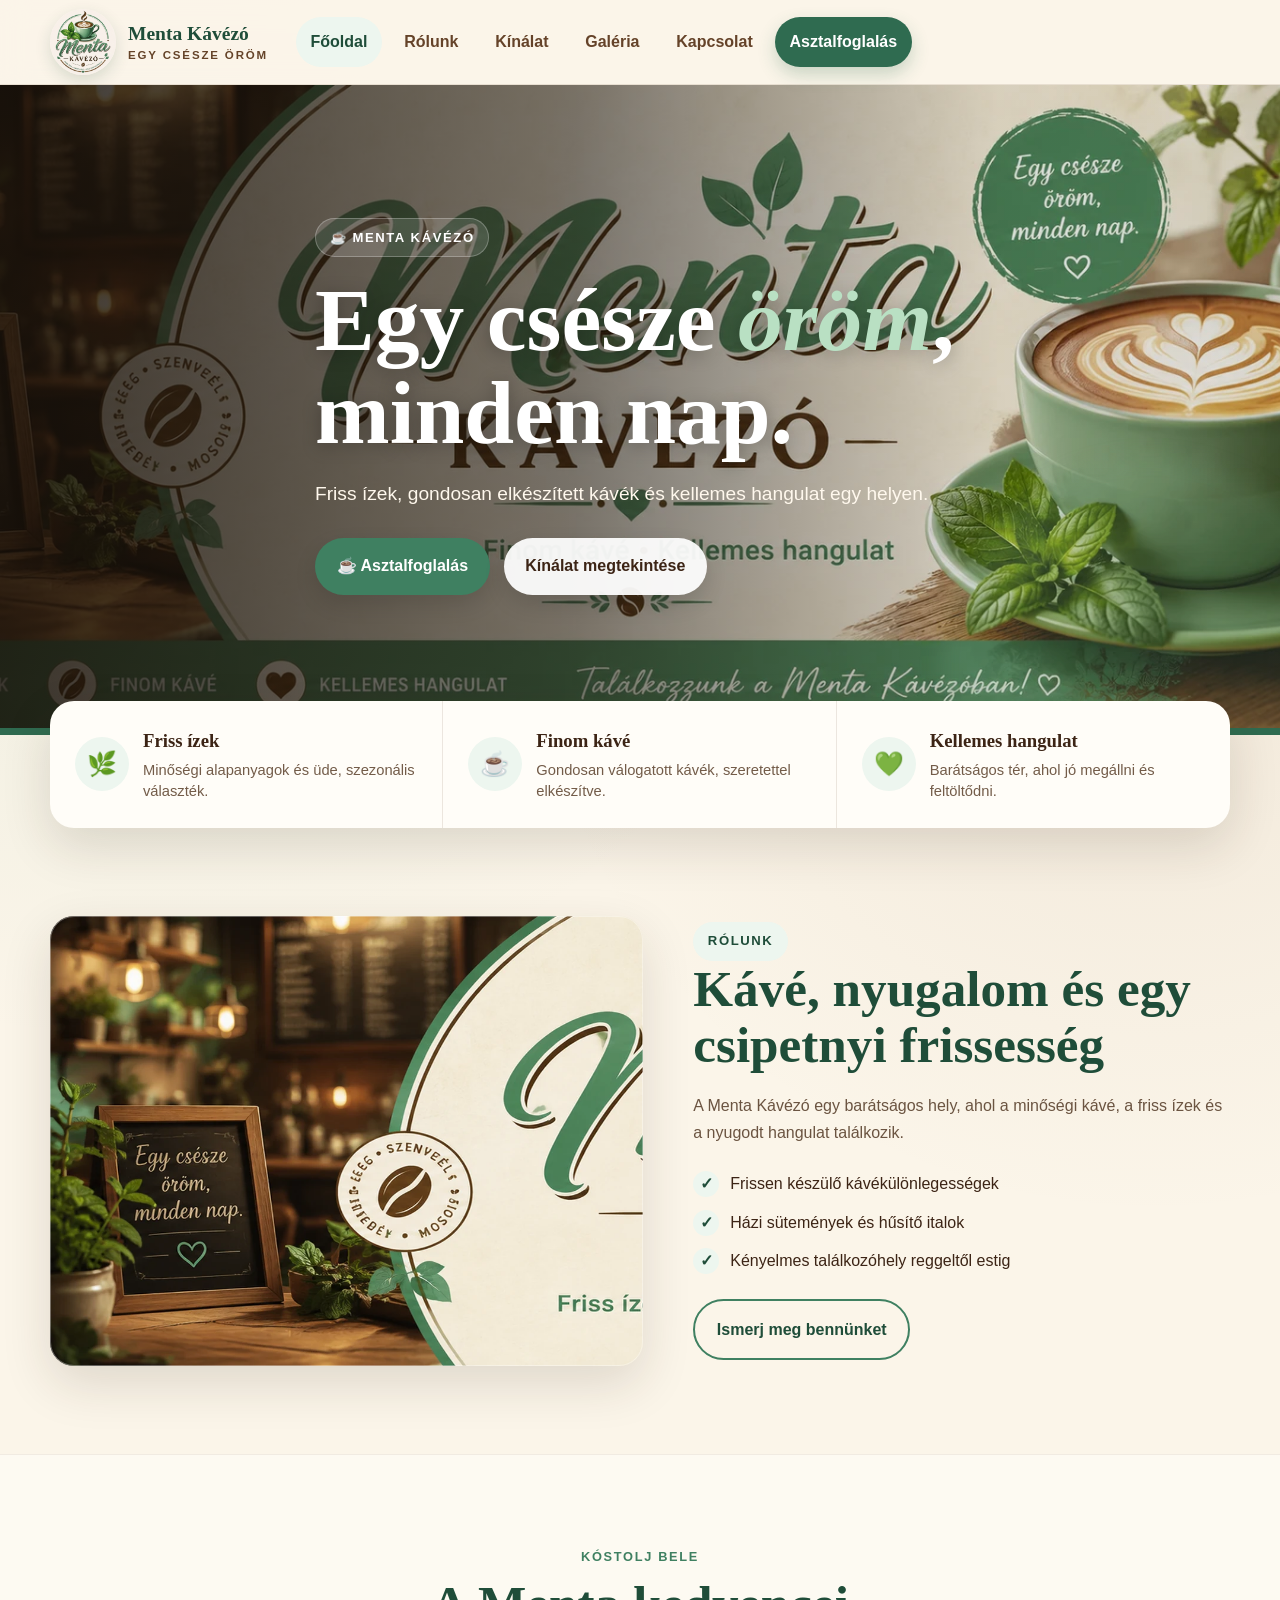
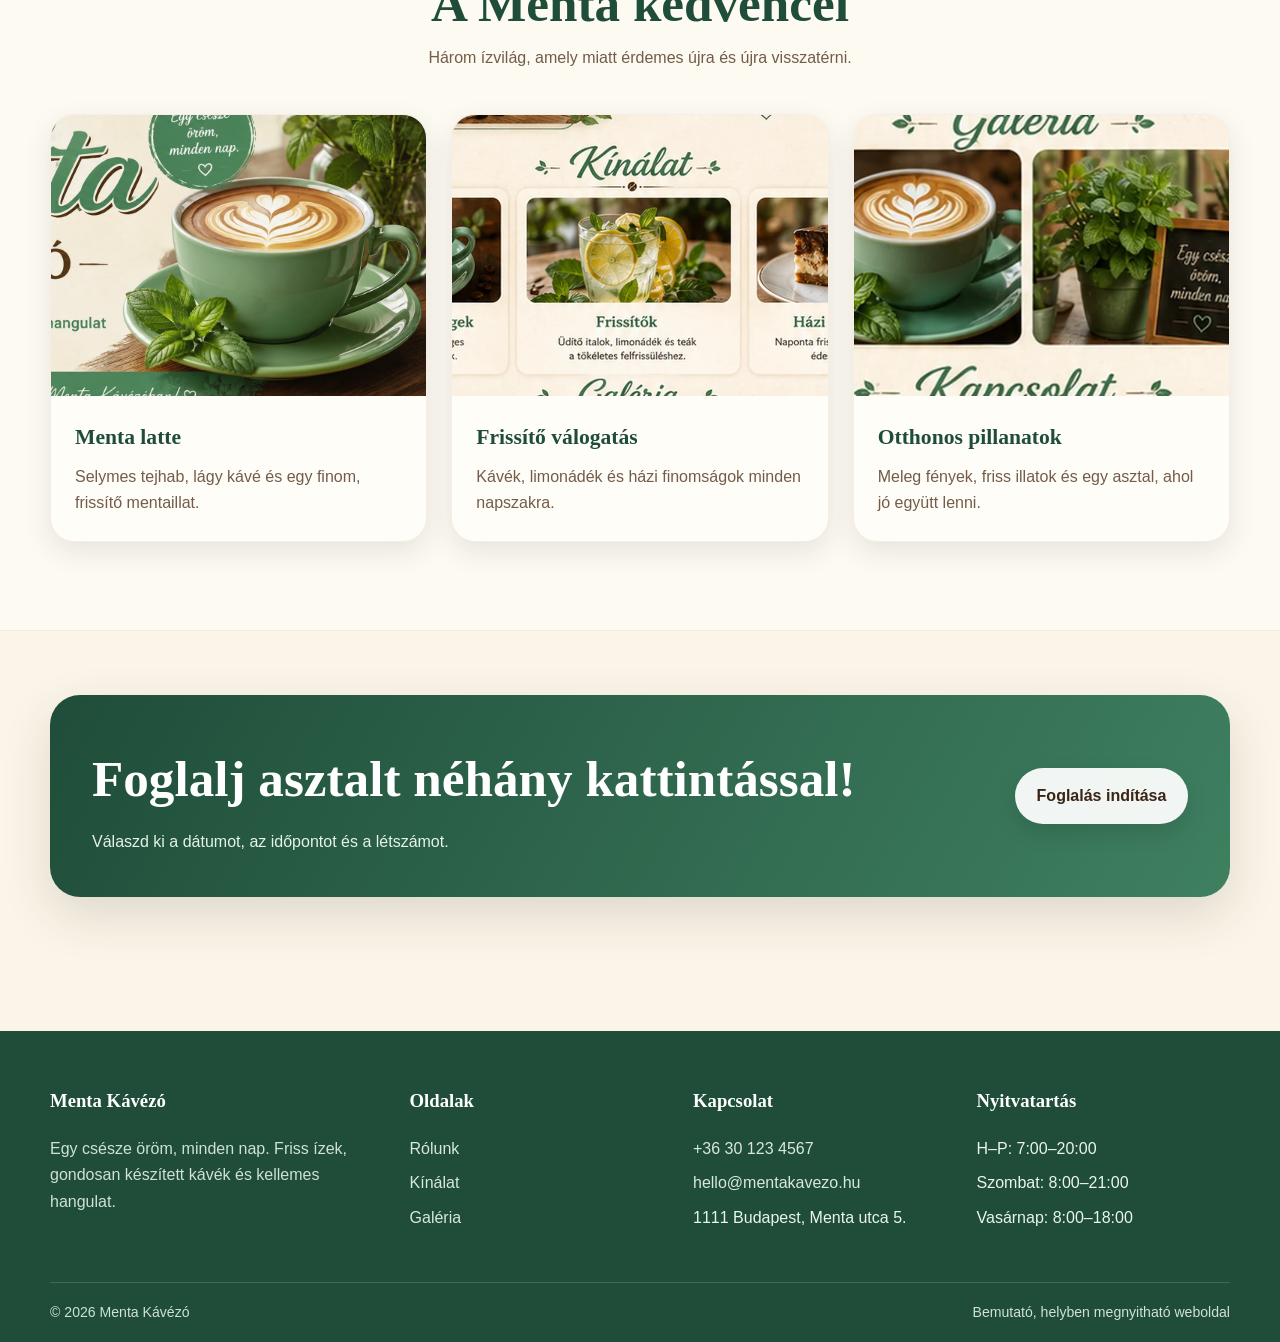
<file: index.html>
<!doctype html>
<html lang="hu">
<head>
  <meta charset="utf-8">
  <meta name="viewport" content="width=device-width, initial-scale=1">
  <meta name="description" content="Menta Kávézó – friss ízek, finom kávé és kellemes hangulat.">
  <title>Főoldal | Menta Kávézó</title>
  <link rel="icon" href="assets/img/favicon.svg" type="image/svg+xml">
  <link rel="stylesheet" href="assets/css/style.css">
</head>
<body data-page="fooldal">
<a class="skip-link" href="#tartalom">Ugrás a tartalomra</a>

<header class="site-header">
  <div class="container navbar">
    <a class="brand" href="index.html" aria-label="Menta Kávézó főoldal">
      <img src="assets/img/logo.webp" alt="Menta Kávézó logó">
      <span class="brand-text">Menta Kávézó<small>EGY CSÉSZE ÖRÖM</small></span>
    </a>
    <button class="menu-toggle" type="button" aria-label="Menü megnyitása" aria-expanded="false">☰</button>
    <nav aria-label="Fő navigáció">
      <ul class="nav-links">
        <li><a data-nav="fooldal" href="index.html">Főoldal</a></li>
        <li><a data-nav="rolunk" href="rolunk.html">Rólunk</a></li>
        <li><a data-nav="kinalat" href="kinalat.html">Kínálat</a></li>
        <li><a data-nav="galeria" href="galeria.html">Galéria</a></li>
        <li><a data-nav="kapcsolat" href="kapcsolat.html">Kapcsolat</a></li>
        <li><a data-nav="foglalas" class="nav-cta" href="foglalas.html">Asztalfoglalás</a></li>
      </ul>
    </nav>
  </div>
</header>
<main id="tartalom">
<section class="hero">
  <div class="container hero-content">
    <span class="eyebrow">☕ Menta Kávézó</span>
    <h1>Egy csésze <span>öröm</span>, minden nap.</h1>
    <p>Friss ízek, gondosan elkészített kávék és kellemes hangulat egy helyen.</p>
    <div class="actions"><a class="btn btn-primary" href="foglalas.html">☕ Asztalfoglalás</a><a class="btn btn-light" href="kinalat.html">Kínálat megtekintése</a></div>
  </div>
</section>
<section class="feature-strip"><div class="container feature-grid">
  <article class="feature"><div class="icon-circle">🌿</div><div><h3>Friss ízek</h3><p>Minőségi alapanyagok és üde, szezonális választék.</p></div></article>
  <article class="feature"><div class="icon-circle">☕</div><div><h3>Finom kávé</h3><p>Gondosan válogatott kávék, szeretettel elkészítve.</p></div></article>
  <article class="feature"><div class="icon-circle">💚</div><div><h3>Kellemes hangulat</h3><p>Barátságos tér, ahol jó megállni és feltöltődni.</p></div></article>
</div></section>
<section class="section"><div class="container split reveal">
  <div class="media-card"><img src="assets/img/cafe-belso.webp" alt="A Menta Kávézó hangulatos belső tere"></div>
  <div class="copy"><span class="eyebrow" style="background:var(--mint-100);color:var(--mint-900);border-color:transparent">Rólunk</span><h2>Kávé, nyugalom és egy csipetnyi frissesség</h2><p>A Menta Kávézó egy barátságos hely, ahol a minőségi kávé, a friss ízek és a nyugodt hangulat találkozik.</p><ul class="check-list"><li>Frissen készülő kávékülönlegességek</li><li>Házi sütemények és hűsítő italok</li><li>Kényelmes találkozóhely reggeltől estig</li></ul><a class="btn btn-outline" href="rolunk.html">Ismerj meg bennünket</a></div>
</div></section>
<section class="section section-alt"><div class="container">
  <div class="section-heading reveal"><span class="kicker">Kóstolj bele</span><h2>A Menta kedvencei</h2><p>Három ízvilág, amely miatt érdemes újra és újra visszatérni.</p></div>
  <div class="card-grid">
    <article class="card reveal"><img src="assets/img/menta-latte.webp" alt="Menta latte"><div class="card-body"><h3>Menta latte</h3><p>Selymes tejhab, lágy kávé és egy finom, frissítő mentaillat.</p></div></article>
    <article class="card reveal"><img src="assets/img/kinalat-valogatas.webp" alt="Kávé, limonádé és sütemény"><div class="card-body"><h3>Frissítő válogatás</h3><p>Kávék, limonádék és házi finomságok minden napszakra.</p></div></article>
    <article class="card reveal"><img src="assets/img/galeria-valogatas.webp" alt="Hangulatos kávézó és péksütemények"><div class="card-body"><h3>Otthonos pillanatok</h3><p>Meleg fények, friss illatok és egy asztal, ahol jó együtt lenni.</p></div></article>
  </div>
</div></section>
<section class="section-tight"><div class="container cta-banner reveal"><div><h2>Foglalj asztalt néhány kattintással!</h2><p>Válaszd ki a dátumot, az időpontot és a létszámot.</p></div><a class="btn btn-light" href="foglalas.html">Foglalás indítása</a></div></section>
</main>

<footer class="site-footer">
  <div class="container footer-grid">
    <div class="footer-brand">
      <h3>Menta Kávézó</h3>
      <p>Egy csésze öröm, minden nap. Friss ízek, gondosan készített kávék és kellemes hangulat.</p>
    </div>
    <div><h3>Oldalak</h3><ul class="footer-links"><li><a href="rolunk.html">Rólunk</a></li><li><a href="kinalat.html">Kínálat</a></li><li><a href="galeria.html">Galéria</a></li></ul></div>
    <div><h3>Kapcsolat</h3><ul class="footer-links"><li><a href="tel:+36301234567">+36 30 123 4567</a></li><li><a href="mailto:hello@mentakavezo.hu">hello@mentakavezo.hu</a></li><li>1111 Budapest, Menta utca 5.</li></ul></div>
    <div><h3>Nyitvatartás</h3><ul class="footer-links"><li>H–P: 7:00–20:00</li><li>Szombat: 8:00–21:00</li><li>Vasárnap: 8:00–18:00</li></ul></div>
  </div>
  <div class="container footer-bottom"><span>© <span data-year></span> Menta Kávézó</span><span>Bemutató, helyben megnyitható weboldal</span></div>
</footer>
<script src="assets/js/main.js"></script>

</body>
</html>
</file>
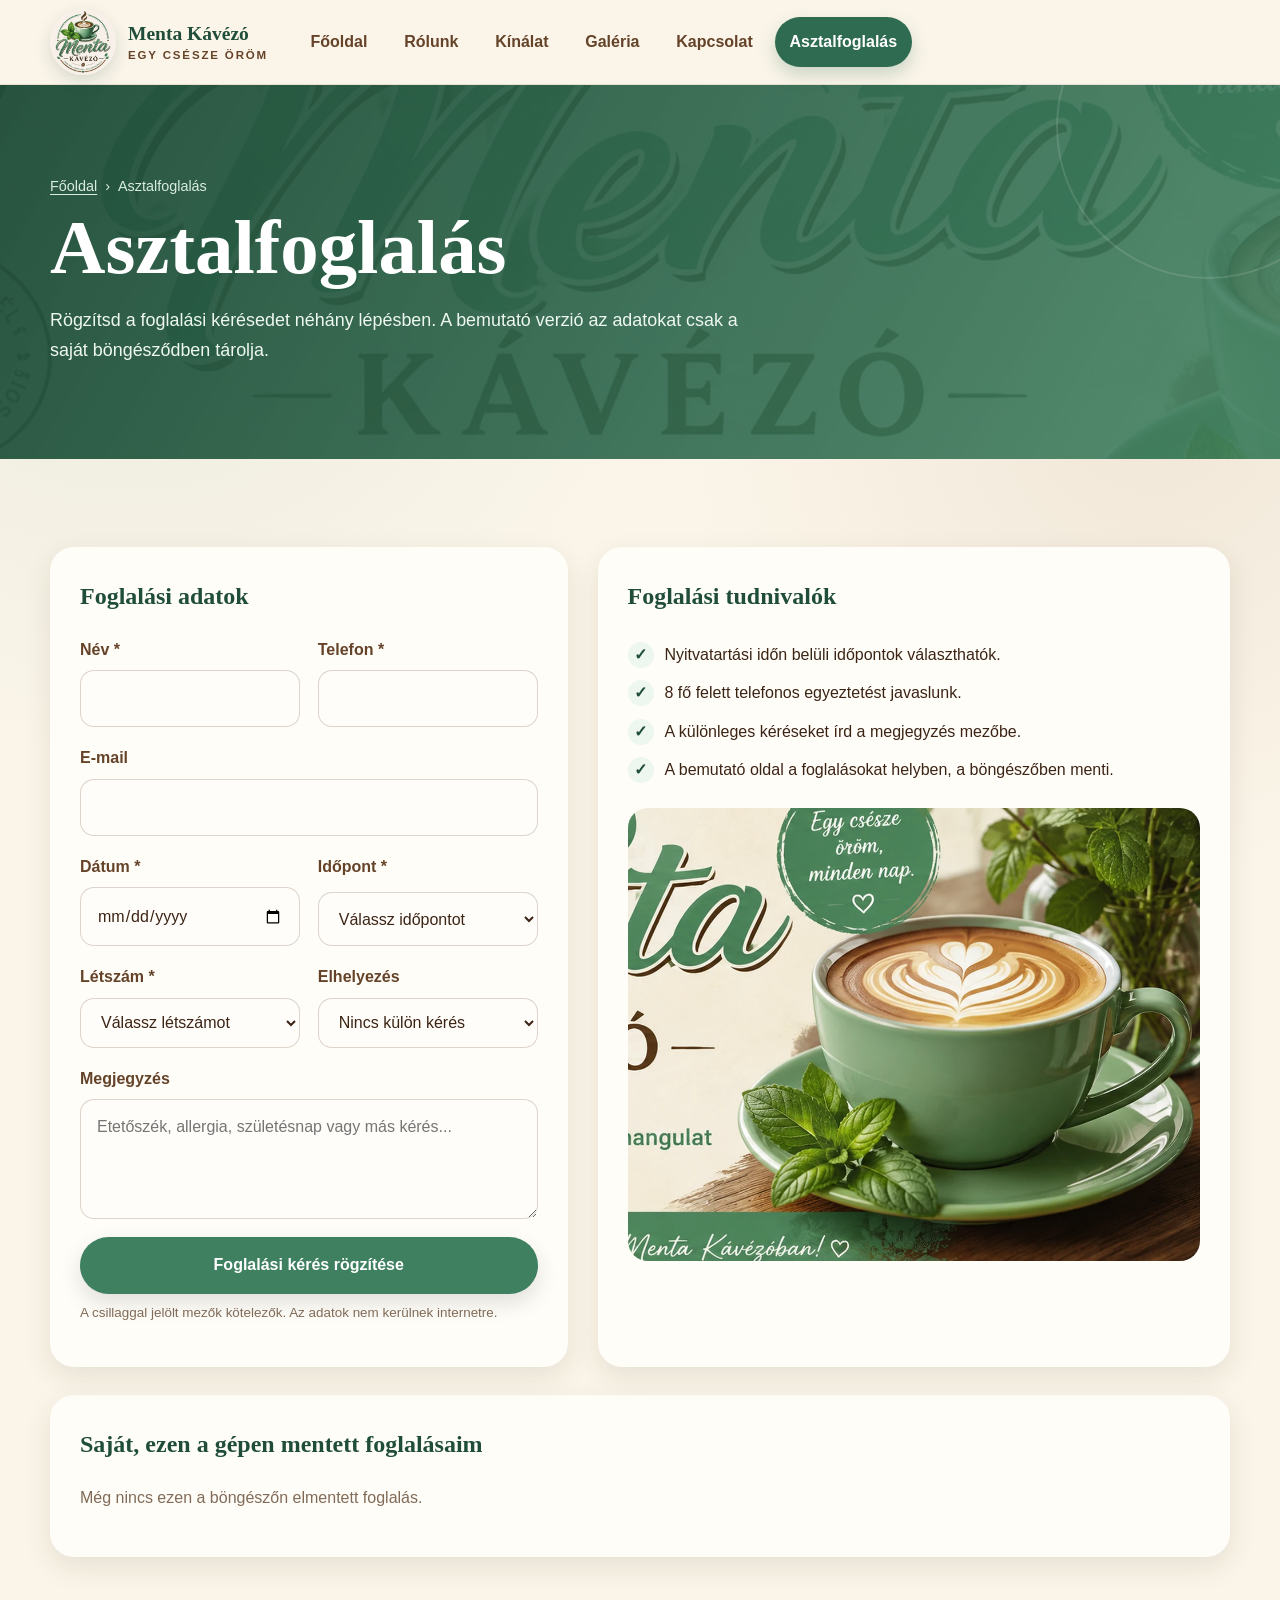
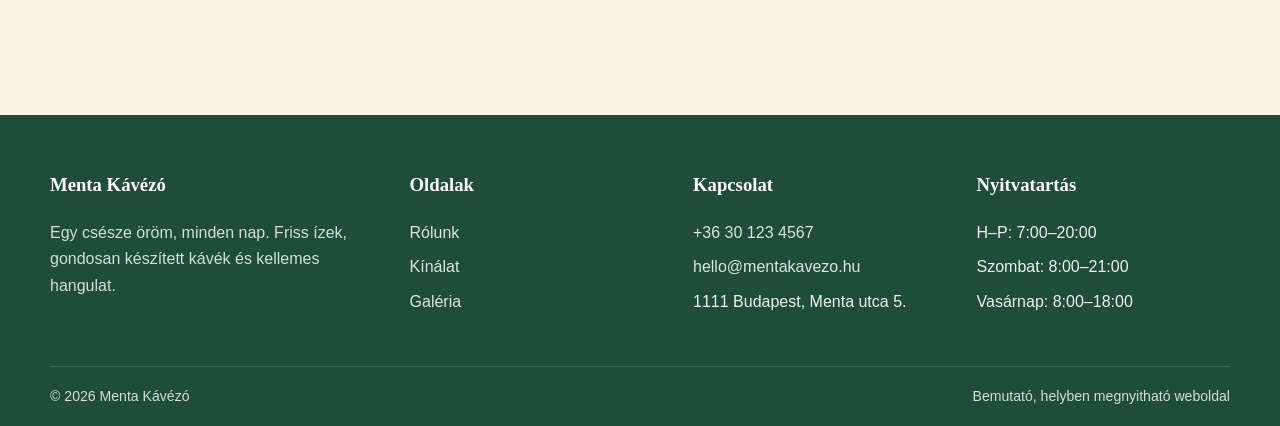
<file: foglalas.html>
<!doctype html>
<html lang="hu">
<head>
  <meta charset="utf-8">
  <meta name="viewport" content="width=device-width, initial-scale=1">
  <meta name="description" content="Menta Kávézó – friss ízek, finom kávé és kellemes hangulat.">
  <title>Asztalfoglalás | Menta Kávézó</title>
  <link rel="icon" href="assets/img/favicon.svg" type="image/svg+xml">
  <link rel="stylesheet" href="assets/css/style.css">
</head>
<body data-page="foglalas">
<a class="skip-link" href="#tartalom">Ugrás a tartalomra</a>

<header class="site-header">
  <div class="container navbar">
    <a class="brand" href="index.html" aria-label="Menta Kávézó főoldal">
      <img src="assets/img/logo.webp" alt="Menta Kávézó logó">
      <span class="brand-text">Menta Kávézó<small>EGY CSÉSZE ÖRÖM</small></span>
    </a>
    <button class="menu-toggle" type="button" aria-label="Menü megnyitása" aria-expanded="false">☰</button>
    <nav aria-label="Fő navigáció">
      <ul class="nav-links">
        <li><a data-nav="fooldal" href="index.html">Főoldal</a></li>
        <li><a data-nav="rolunk" href="rolunk.html">Rólunk</a></li>
        <li><a data-nav="kinalat" href="kinalat.html">Kínálat</a></li>
        <li><a data-nav="galeria" href="galeria.html">Galéria</a></li>
        <li><a data-nav="kapcsolat" href="kapcsolat.html">Kapcsolat</a></li>
        <li><a data-nav="foglalas" class="nav-cta" href="foglalas.html">Asztalfoglalás</a></li>
      </ul>
    </nav>
  </div>
</header>
<main id="tartalom">
<section class="page-hero"><div class="container"><div class="breadcrumbs"><a href="index.html">Főoldal</a><span>›</span><span>Asztalfoglalás</span></div><h1>Asztalfoglalás</h1><p>Rögzítsd a foglalási kérésedet néhány lépésben. A bemutató verzió az adatokat csak a saját böngésződben tárolja.</p></div></section>
<section class="section"><div class="container contact-grid"><form id="bookingForm" class="form-card reveal" novalidate><h2>Foglalási adatok</h2><div class="form-grid"><div class="field"><label for="name">Név *</label><input id="name" name="name" autocomplete="name" required></div><div class="field"><label for="phone">Telefon *</label><input id="phone" name="phone" type="tel" autocomplete="tel" required></div><div class="field full"><label for="email">E-mail</label><input id="email" name="email" type="email" autocomplete="email"></div><div class="field"><label for="date">Dátum *</label><input id="date" name="date" type="date" required></div><div class="field"><label for="time">Időpont *</label><select id="time" name="time" required><option value="">Válassz időpontot</option><option>08:00</option><option>09:30</option><option>11:00</option><option>12:30</option><option>14:00</option><option>15:30</option><option>17:00</option><option>18:30</option></select></div><div class="field"><label for="guests">Létszám *</label><select id="guests" name="guests" required><option value="">Válassz létszámot</option><option value="1">1 fő</option><option value="2">2 fő</option><option value="3">3 fő</option><option value="4">4 fő</option><option value="5">5 fő</option><option value="6">6 fő</option><option value="7">7 fő</option><option value="8">8 fő</option></select></div><div class="field"><label for="seating">Elhelyezés</label><select id="seating" name="seating"><option value="Nincs külön kérés">Nincs külön kérés</option><option value="Ablak melletti asztal">Ablak melletti asztal</option><option value="Csendesebb sarok">Csendesebb sarok</option><option value="Terasz">Terasz</option></select></div><div class="field full"><label for="note">Megjegyzés</label><textarea id="note" name="note" placeholder="Etetőszék, allergia, születésnap vagy más kérés..."></textarea></div><div class="field full"><button class="btn btn-primary" type="submit">Foglalási kérés rögzítése</button></div></div><p class="form-note">A csillaggal jelölt mezők kötelezők. Az adatok nem kerülnek internetre.</p><div id="bookingError" class="error-message"></div><div id="bookingSuccess" class="success-message"><div id="reservationSummary" class="reservation-summary"></div><button id="downloadConfirmation" class="btn btn-outline download-btn" type="button">Visszaigazolás letöltése</button></div></form><aside class="contact-card reveal"><h2>Foglalási tudnivalók</h2><ul class="check-list"><li>Nyitvatartási időn belüli időpontok választhatók.</li><li>8 fő felett telefonos egyeztetést javaslunk.</li><li>A különleges kéréseket írd a megjegyzés mezőbe.</li><li>A bemutató oldal a foglalásokat helyben, a böngészőben menti.</li></ul><img src="assets/img/menta-latte.webp" alt="Menta latte" style="border-radius:20px;margin-top:20px"></aside></div><div class="container booking-list reveal"><h2>Saját, ezen a gépen mentett foglalásaim</h2><div id="savedBookings"></div></div></section>
</main>

<footer class="site-footer">
  <div class="container footer-grid">
    <div class="footer-brand">
      <h3>Menta Kávézó</h3>
      <p>Egy csésze öröm, minden nap. Friss ízek, gondosan készített kávék és kellemes hangulat.</p>
    </div>
    <div><h3>Oldalak</h3><ul class="footer-links"><li><a href="rolunk.html">Rólunk</a></li><li><a href="kinalat.html">Kínálat</a></li><li><a href="galeria.html">Galéria</a></li></ul></div>
    <div><h3>Kapcsolat</h3><ul class="footer-links"><li><a href="tel:+36301234567">+36 30 123 4567</a></li><li><a href="mailto:hello@mentakavezo.hu">hello@mentakavezo.hu</a></li><li>1111 Budapest, Menta utca 5.</li></ul></div>
    <div><h3>Nyitvatartás</h3><ul class="footer-links"><li>H–P: 7:00–20:00</li><li>Szombat: 8:00–21:00</li><li>Vasárnap: 8:00–18:00</li></ul></div>
  </div>
  <div class="container footer-bottom"><span>© <span data-year></span> Menta Kávézó</span><span>Bemutató, helyben megnyitható weboldal</span></div>
</footer>
<script src="assets/js/main.js"></script>
<script src="assets/js/foglalas.js"></script>
</body>
</html>
</file>
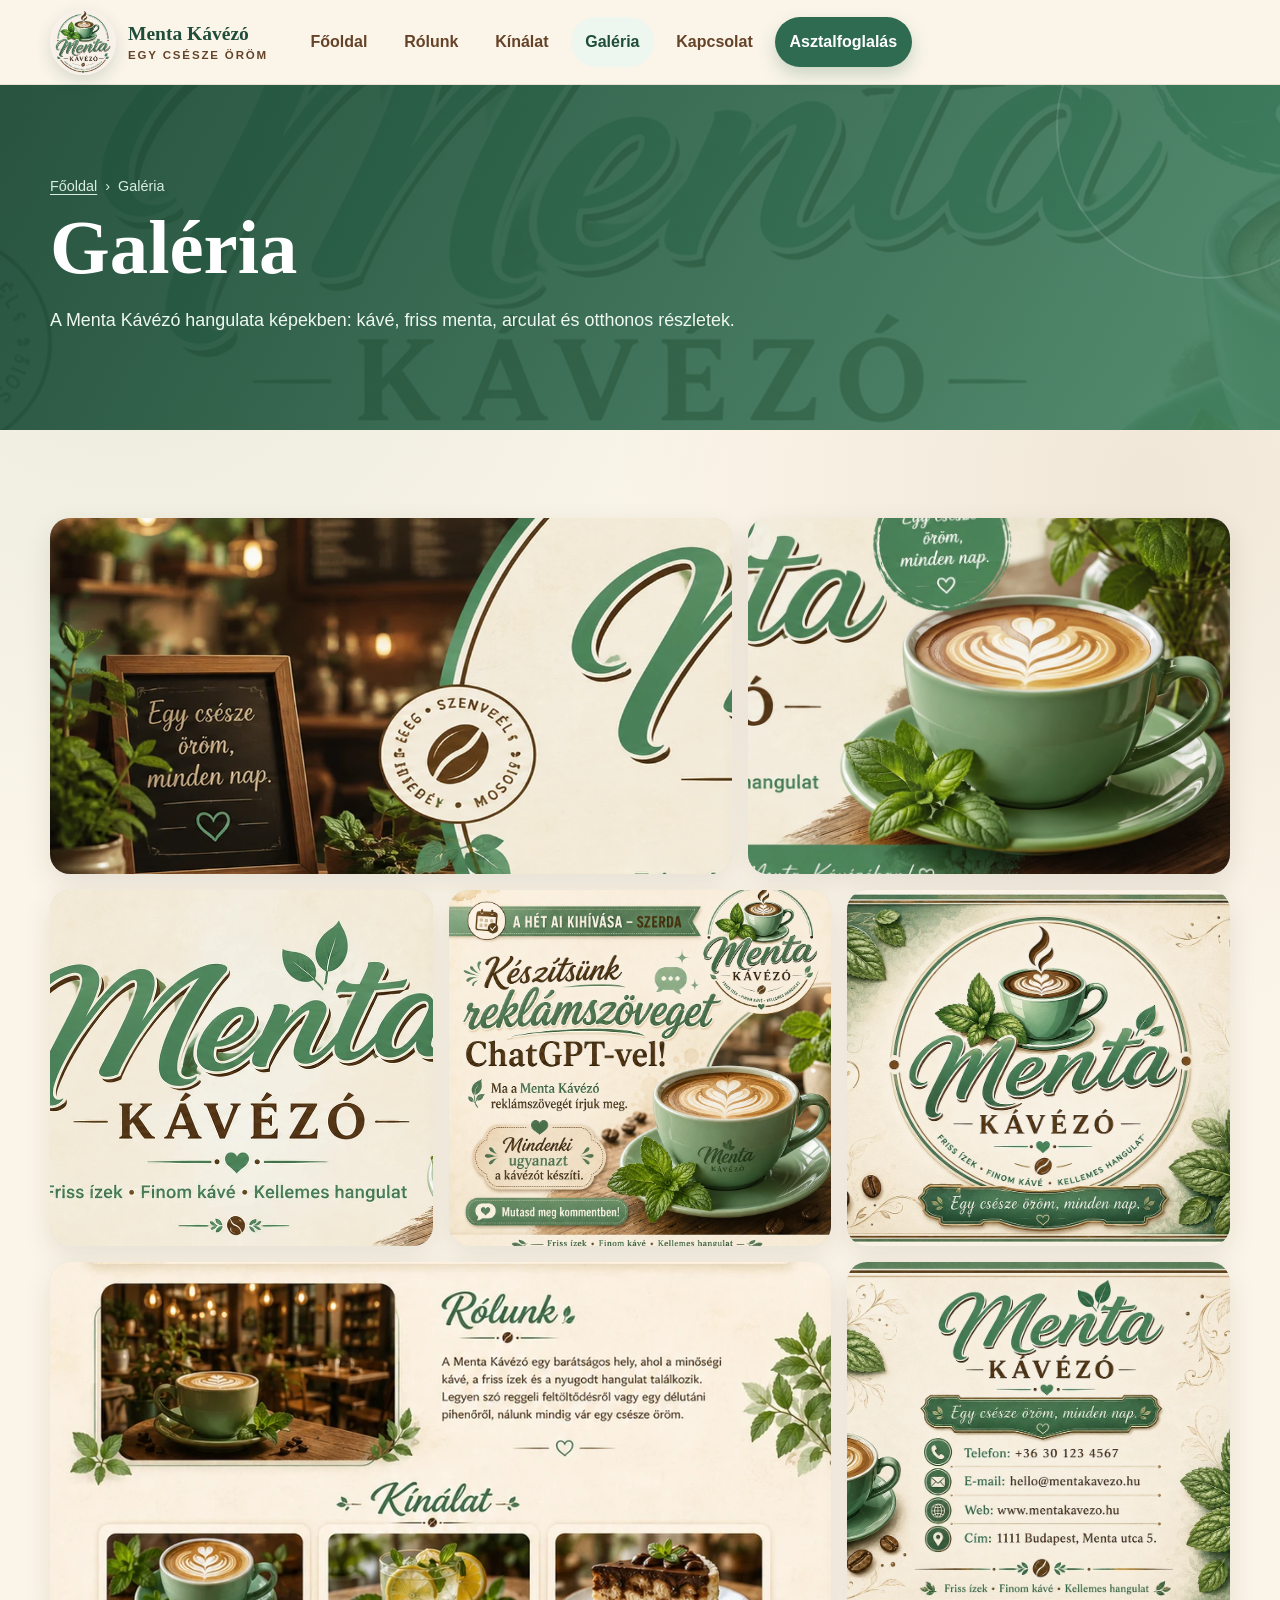
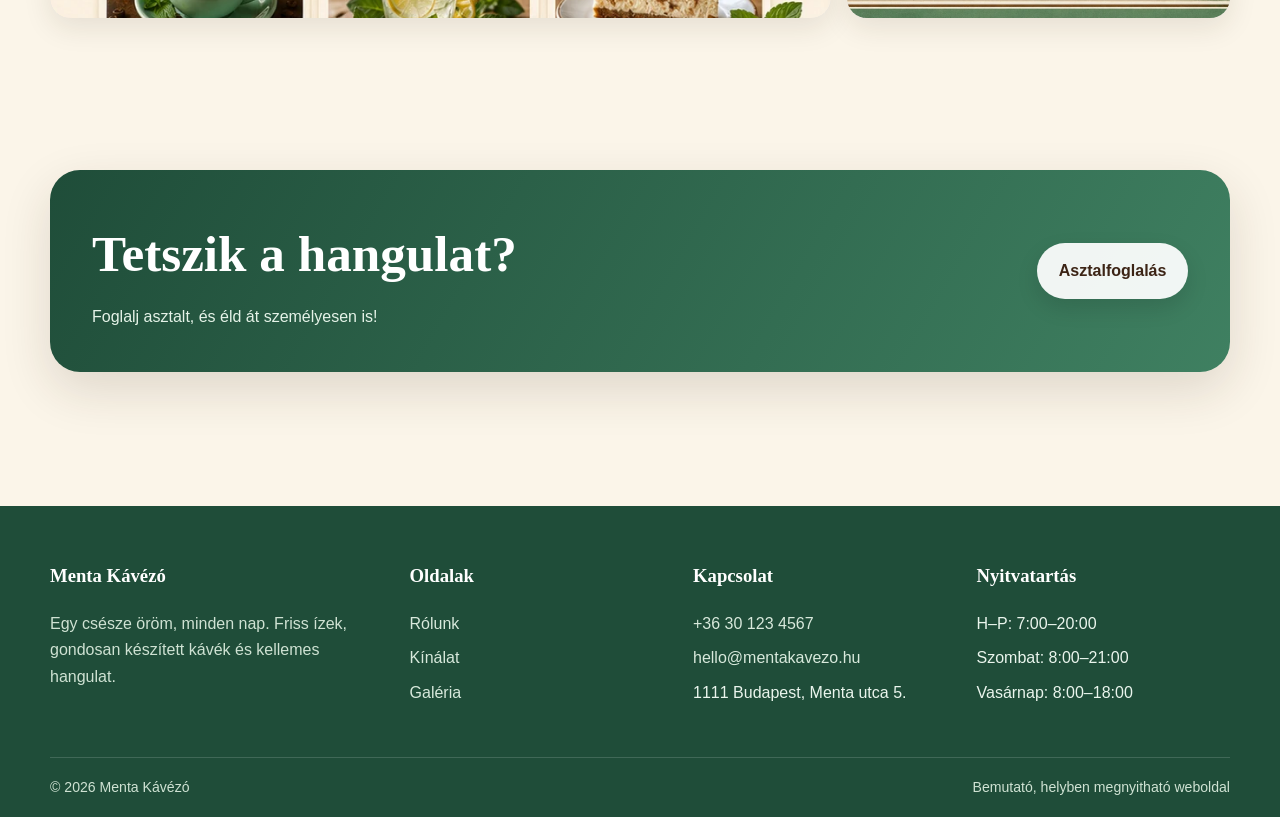
<file: galeria.html>
<!doctype html>
<html lang="hu">
<head>
  <meta charset="utf-8">
  <meta name="viewport" content="width=device-width, initial-scale=1">
  <meta name="description" content="Menta Kávézó – friss ízek, finom kávé és kellemes hangulat.">
  <title>Galéria | Menta Kávézó</title>
  <link rel="icon" href="assets/img/favicon.svg" type="image/svg+xml">
  <link rel="stylesheet" href="assets/css/style.css">
</head>
<body data-page="galeria">
<a class="skip-link" href="#tartalom">Ugrás a tartalomra</a>

<header class="site-header">
  <div class="container navbar">
    <a class="brand" href="index.html" aria-label="Menta Kávézó főoldal">
      <img src="assets/img/logo.webp" alt="Menta Kávézó logó">
      <span class="brand-text">Menta Kávézó<small>EGY CSÉSZE ÖRÖM</small></span>
    </a>
    <button class="menu-toggle" type="button" aria-label="Menü megnyitása" aria-expanded="false">☰</button>
    <nav aria-label="Fő navigáció">
      <ul class="nav-links">
        <li><a data-nav="fooldal" href="index.html">Főoldal</a></li>
        <li><a data-nav="rolunk" href="rolunk.html">Rólunk</a></li>
        <li><a data-nav="kinalat" href="kinalat.html">Kínálat</a></li>
        <li><a data-nav="galeria" href="galeria.html">Galéria</a></li>
        <li><a data-nav="kapcsolat" href="kapcsolat.html">Kapcsolat</a></li>
        <li><a data-nav="foglalas" class="nav-cta" href="foglalas.html">Asztalfoglalás</a></li>
      </ul>
    </nav>
  </div>
</header>
<main id="tartalom">
<section class="page-hero"><div class="container"><div class="breadcrumbs"><a href="index.html">Főoldal</a><span>›</span><span>Galéria</span></div><h1>Galéria</h1><p>A Menta Kávézó hangulata képekben: kávé, friss menta, arculat és otthonos részletek.</p></div></section>
<section class="section"><div class="container"><div class="gallery-grid">
<button class="gallery-item reveal" aria-label="Kávézó belső tér megnyitása"><img src="assets/img/cafe-belso.webp" alt="Hangulatos kávézó belső tér"></button>
<button class="gallery-item reveal" aria-label="Menta latte megnyitása"><img src="assets/img/menta-latte.webp" alt="Menta zöld csésze latte arttal"></button>
<button class="gallery-item reveal" aria-label="Márkahangulat megnyitása"><img src="assets/img/marka-hangulat.webp" alt="Menta Kávézó márkahangulat"></button>
<button class="gallery-item reveal" aria-label="Reklámposzt megnyitása"><img src="assets/img/reklam-poszt.webp" alt="Menta Kávézó reklámszöveg kihívás képe"></button>
<button class="gallery-item reveal" aria-label="Névjegykártya előlap megnyitása"><img src="assets/img/nevjegy-elolap.webp" alt="Menta Kávézó névjegykártya előlap"></button>
<button class="gallery-item reveal" aria-label="Weboldal koncepció megnyitása"><img src="assets/img/weboldal-koncepcio.webp" alt="Menta Kávézó weboldal látványterv"></button>
<button class="gallery-item reveal" aria-label="Névjegykártya hátlap megnyitása"><img src="assets/img/nevjegy-hatlap.webp" alt="Menta Kávézó névjegykártya hátlap"></button>
</div></div></section>
<div class="lightbox" aria-hidden="true" role="dialog" aria-label="Képnézegető"><button class="lightbox-close" type="button" aria-label="Bezárás">✕</button><img src="assets/img/logo.webp" alt=""></div>
<section class="section-tight"><div class="container cta-banner reveal"><div><h2>Tetszik a hangulat?</h2><p>Foglalj asztalt, és éld át személyesen is!</p></div><a class="btn btn-light" href="foglalas.html">Asztalfoglalás</a></div></section>
</main>

<footer class="site-footer">
  <div class="container footer-grid">
    <div class="footer-brand">
      <h3>Menta Kávézó</h3>
      <p>Egy csésze öröm, minden nap. Friss ízek, gondosan készített kávék és kellemes hangulat.</p>
    </div>
    <div><h3>Oldalak</h3><ul class="footer-links"><li><a href="rolunk.html">Rólunk</a></li><li><a href="kinalat.html">Kínálat</a></li><li><a href="galeria.html">Galéria</a></li></ul></div>
    <div><h3>Kapcsolat</h3><ul class="footer-links"><li><a href="tel:+36301234567">+36 30 123 4567</a></li><li><a href="mailto:hello@mentakavezo.hu">hello@mentakavezo.hu</a></li><li>1111 Budapest, Menta utca 5.</li></ul></div>
    <div><h3>Nyitvatartás</h3><ul class="footer-links"><li>H–P: 7:00–20:00</li><li>Szombat: 8:00–21:00</li><li>Vasárnap: 8:00–18:00</li></ul></div>
  </div>
  <div class="container footer-bottom"><span>© <span data-year></span> Menta Kávézó</span><span>Bemutató, helyben megnyitható weboldal</span></div>
</footer>
<script src="assets/js/main.js"></script>

</body>
</html>
</file>
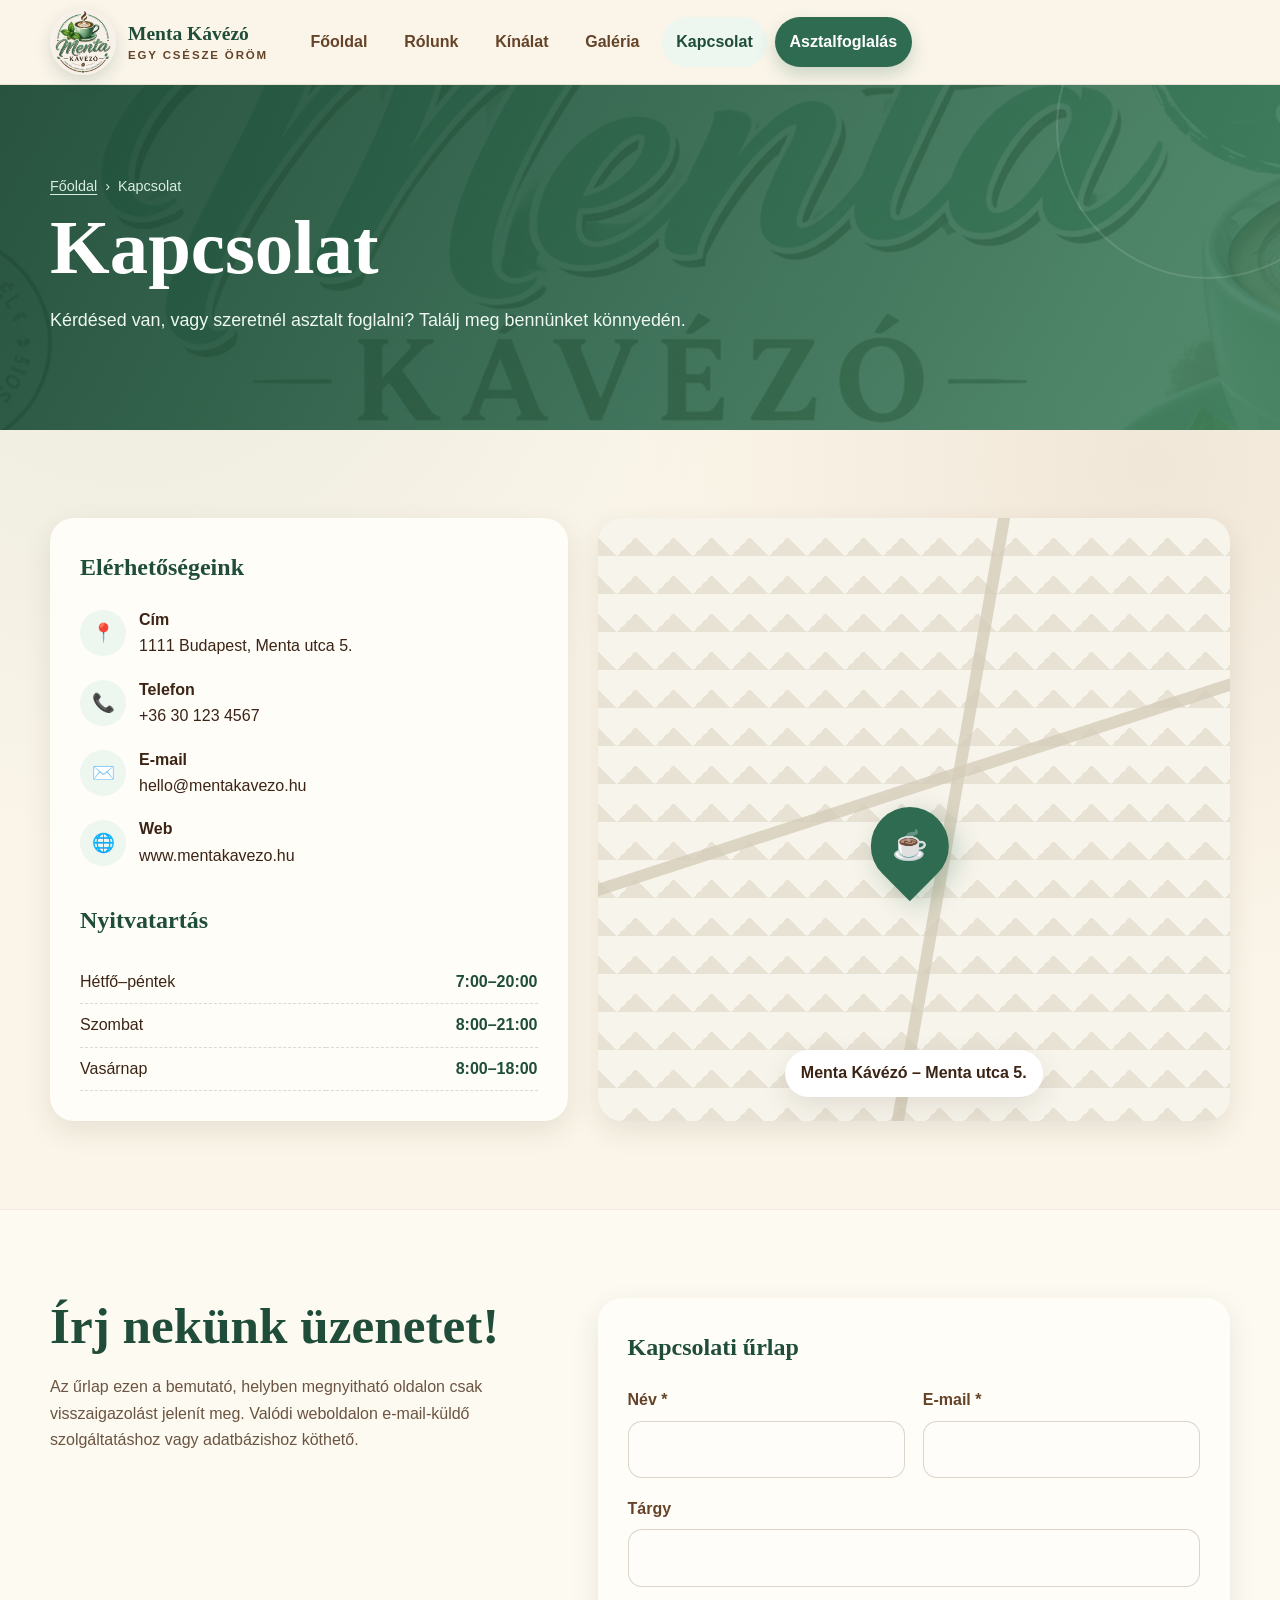
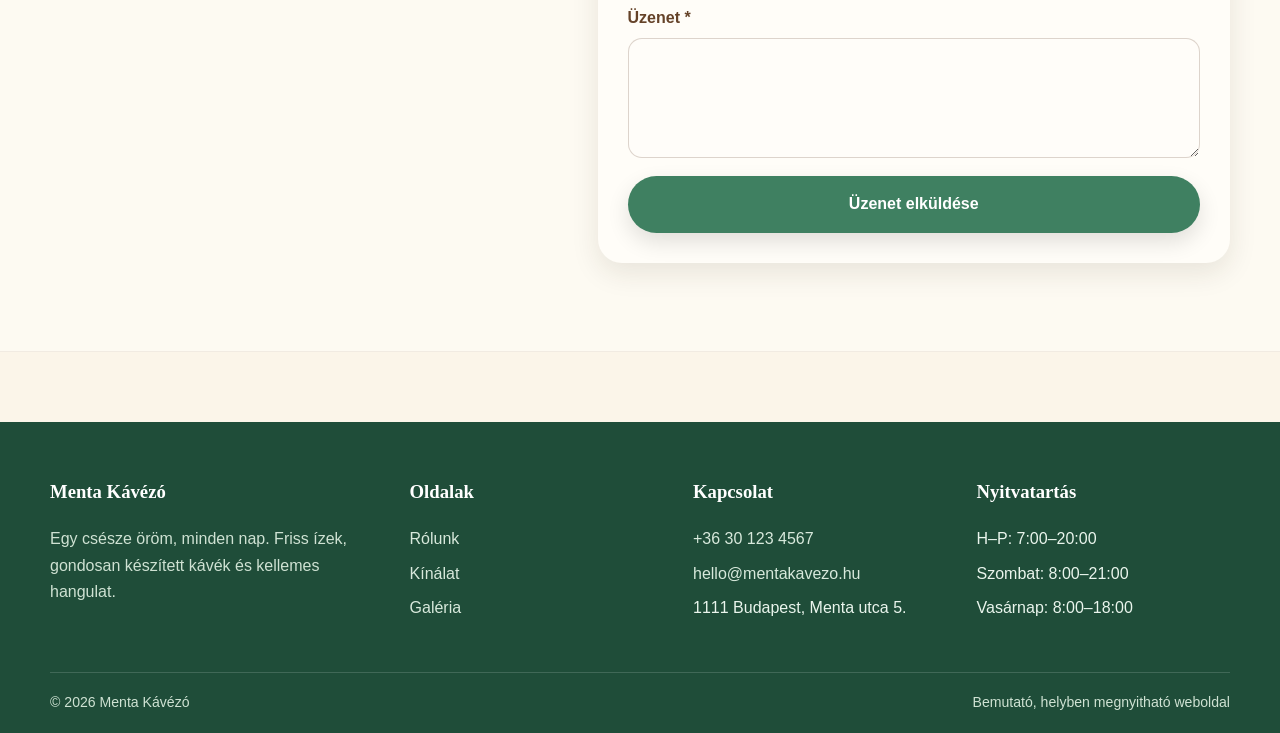
<file: kapcsolat.html>
<!doctype html>
<html lang="hu">
<head>
  <meta charset="utf-8">
  <meta name="viewport" content="width=device-width, initial-scale=1">
  <meta name="description" content="Menta Kávézó – friss ízek, finom kávé és kellemes hangulat.">
  <title>Kapcsolat | Menta Kávézó</title>
  <link rel="icon" href="assets/img/favicon.svg" type="image/svg+xml">
  <link rel="stylesheet" href="assets/css/style.css">
</head>
<body data-page="kapcsolat">
<a class="skip-link" href="#tartalom">Ugrás a tartalomra</a>

<header class="site-header">
  <div class="container navbar">
    <a class="brand" href="index.html" aria-label="Menta Kávézó főoldal">
      <img src="assets/img/logo.webp" alt="Menta Kávézó logó">
      <span class="brand-text">Menta Kávézó<small>EGY CSÉSZE ÖRÖM</small></span>
    </a>
    <button class="menu-toggle" type="button" aria-label="Menü megnyitása" aria-expanded="false">☰</button>
    <nav aria-label="Fő navigáció">
      <ul class="nav-links">
        <li><a data-nav="fooldal" href="index.html">Főoldal</a></li>
        <li><a data-nav="rolunk" href="rolunk.html">Rólunk</a></li>
        <li><a data-nav="kinalat" href="kinalat.html">Kínálat</a></li>
        <li><a data-nav="galeria" href="galeria.html">Galéria</a></li>
        <li><a data-nav="kapcsolat" href="kapcsolat.html">Kapcsolat</a></li>
        <li><a data-nav="foglalas" class="nav-cta" href="foglalas.html">Asztalfoglalás</a></li>
      </ul>
    </nav>
  </div>
</header>
<main id="tartalom">
<section class="page-hero"><div class="container"><div class="breadcrumbs"><a href="index.html">Főoldal</a><span>›</span><span>Kapcsolat</span></div><h1>Kapcsolat</h1><p>Kérdésed van, vagy szeretnél asztalt foglalni? Találj meg bennünket könnyedén.</p></div></section>
<section class="section"><div class="container contact-grid"><article class="contact-card reveal"><h2>Elérhetőségeink</h2><ul class="contact-list"><li><div class="icon-circle">📍</div><div><strong>Cím</strong><br>1111 Budapest, Menta utca 5.</div></li><li><div class="icon-circle">📞</div><div><strong>Telefon</strong><br><a href="tel:+36301234567">+36 30 123 4567</a></div></li><li><div class="icon-circle">✉️</div><div><strong>E-mail</strong><br><a href="mailto:hello@mentakavezo.hu">hello@mentakavezo.hu</a></div></li><li><div class="icon-circle">🌐</div><div><strong>Web</strong><br>www.mentakavezo.hu</div></li></ul><h2 style="margin-top:32px">Nyitvatartás</h2><table class="hours"><tr><td>Hétfő–péntek</td><td>7:00–20:00</td></tr><tr><td>Szombat</td><td>8:00–21:00</td></tr><tr><td>Vasárnap</td><td>8:00–18:00</td></tr></table></article><div class="map-placeholder reveal" aria-label="Térkép helye"><div class="map-pin"><span>☕</span></div><div class="map-label">Menta Kávézó – Menta utca 5.</div></div></div></section>
<section class="section section-alt"><div class="container contact-grid"><div class="copy reveal"><h2>Írj nekünk üzenetet!</h2><p>Az űrlap ezen a bemutató, helyben megnyitható oldalon csak visszaigazolást jelenít meg. Valódi weboldalon e-mail-küldő szolgáltatáshoz vagy adatbázishoz köthető.</p></div><form id="contactForm" class="form-card reveal"><h2>Kapcsolati űrlap</h2><div class="form-grid"><div class="field"><label for="contact-name">Név *</label><input id="contact-name" name="name" required></div><div class="field"><label for="contact-email">E-mail *</label><input id="contact-email" name="email" type="email" required></div><div class="field full"><label for="contact-subject">Tárgy</label><input id="contact-subject" name="subject"></div><div class="field full"><label for="contact-message">Üzenet *</label><textarea id="contact-message" name="message" required></textarea></div><div class="field full"><button class="btn btn-primary" type="submit">Üzenet elküldése</button></div></div><div id="contactSuccess" class="success-message">Köszönjük! A bemutató űrlap sikeresen feldolgozta az üzenetet.</div></form></div></section>
</main>

<footer class="site-footer">
  <div class="container footer-grid">
    <div class="footer-brand">
      <h3>Menta Kávézó</h3>
      <p>Egy csésze öröm, minden nap. Friss ízek, gondosan készített kávék és kellemes hangulat.</p>
    </div>
    <div><h3>Oldalak</h3><ul class="footer-links"><li><a href="rolunk.html">Rólunk</a></li><li><a href="kinalat.html">Kínálat</a></li><li><a href="galeria.html">Galéria</a></li></ul></div>
    <div><h3>Kapcsolat</h3><ul class="footer-links"><li><a href="tel:+36301234567">+36 30 123 4567</a></li><li><a href="mailto:hello@mentakavezo.hu">hello@mentakavezo.hu</a></li><li>1111 Budapest, Menta utca 5.</li></ul></div>
    <div><h3>Nyitvatartás</h3><ul class="footer-links"><li>H–P: 7:00–20:00</li><li>Szombat: 8:00–21:00</li><li>Vasárnap: 8:00–18:00</li></ul></div>
  </div>
  <div class="container footer-bottom"><span>© <span data-year></span> Menta Kávézó</span><span>Bemutató, helyben megnyitható weboldal</span></div>
</footer>
<script src="assets/js/main.js"></script>

</body>
</html>
</file>
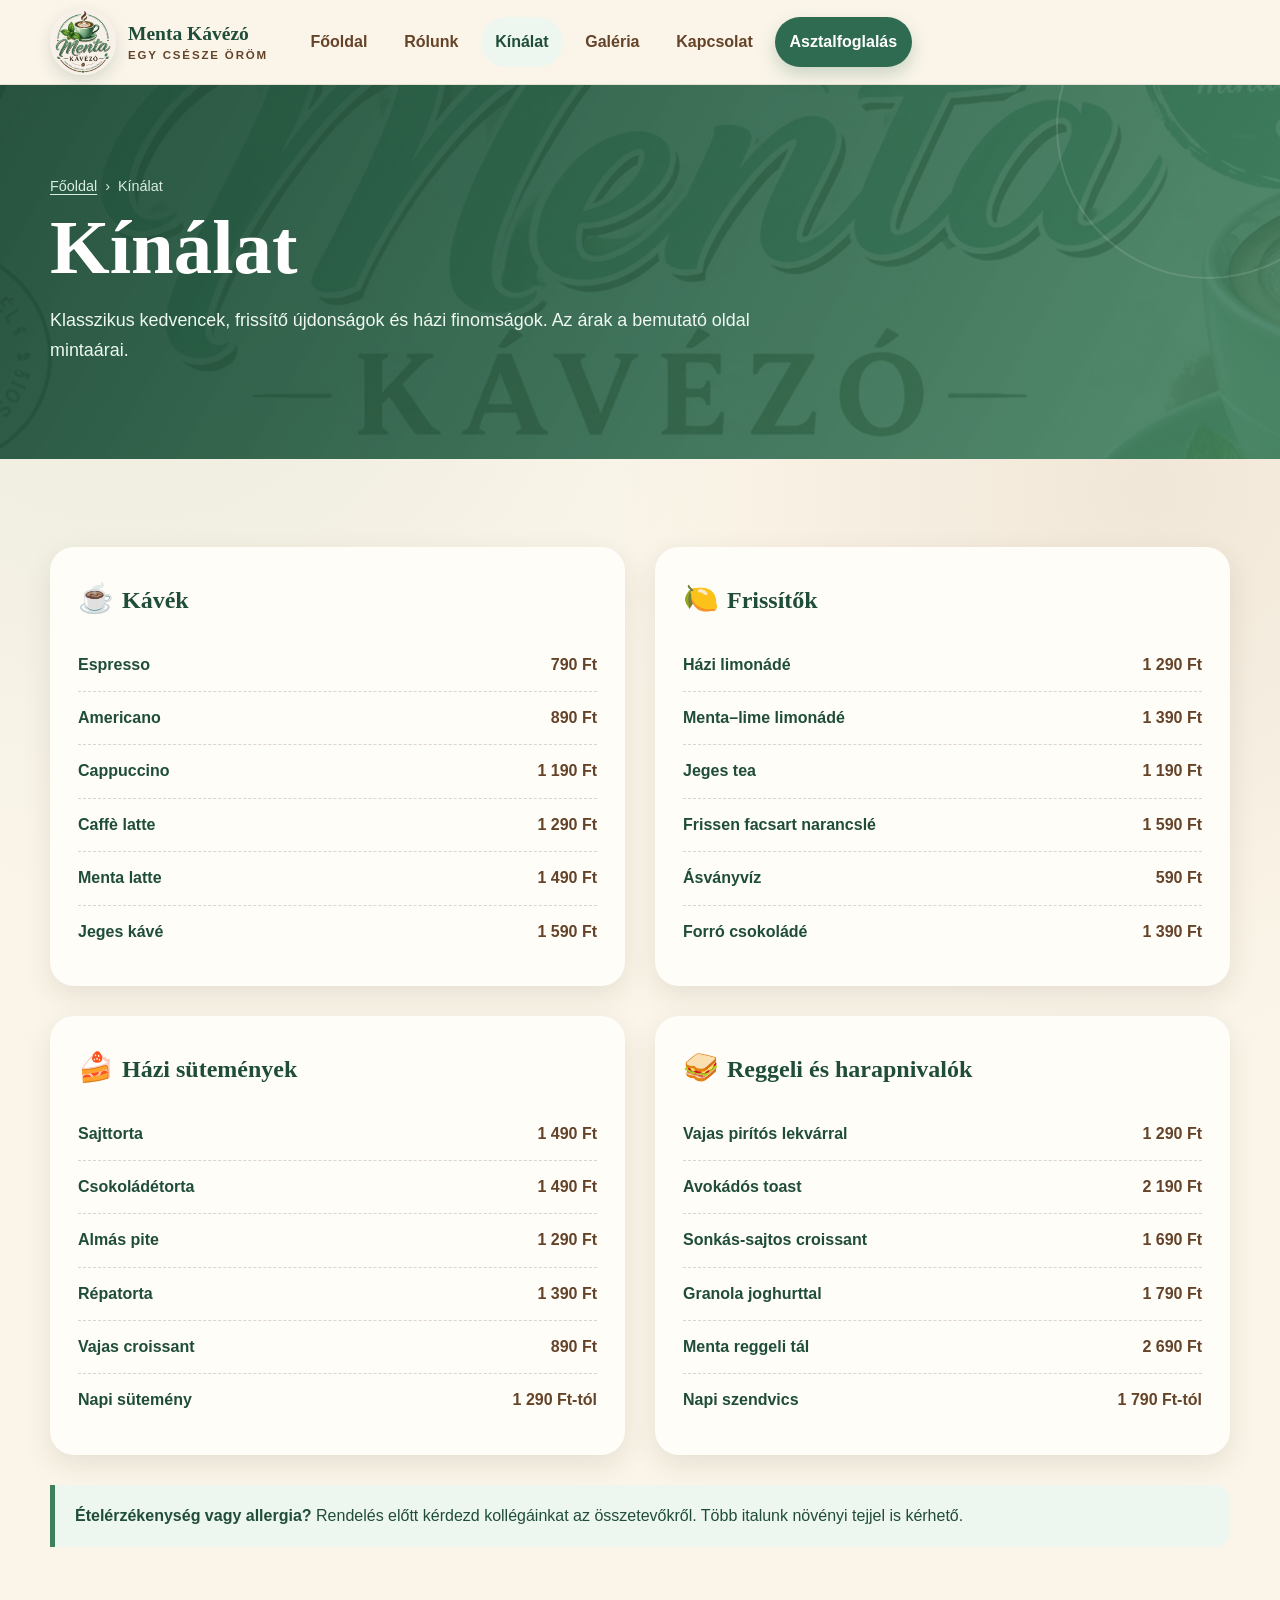
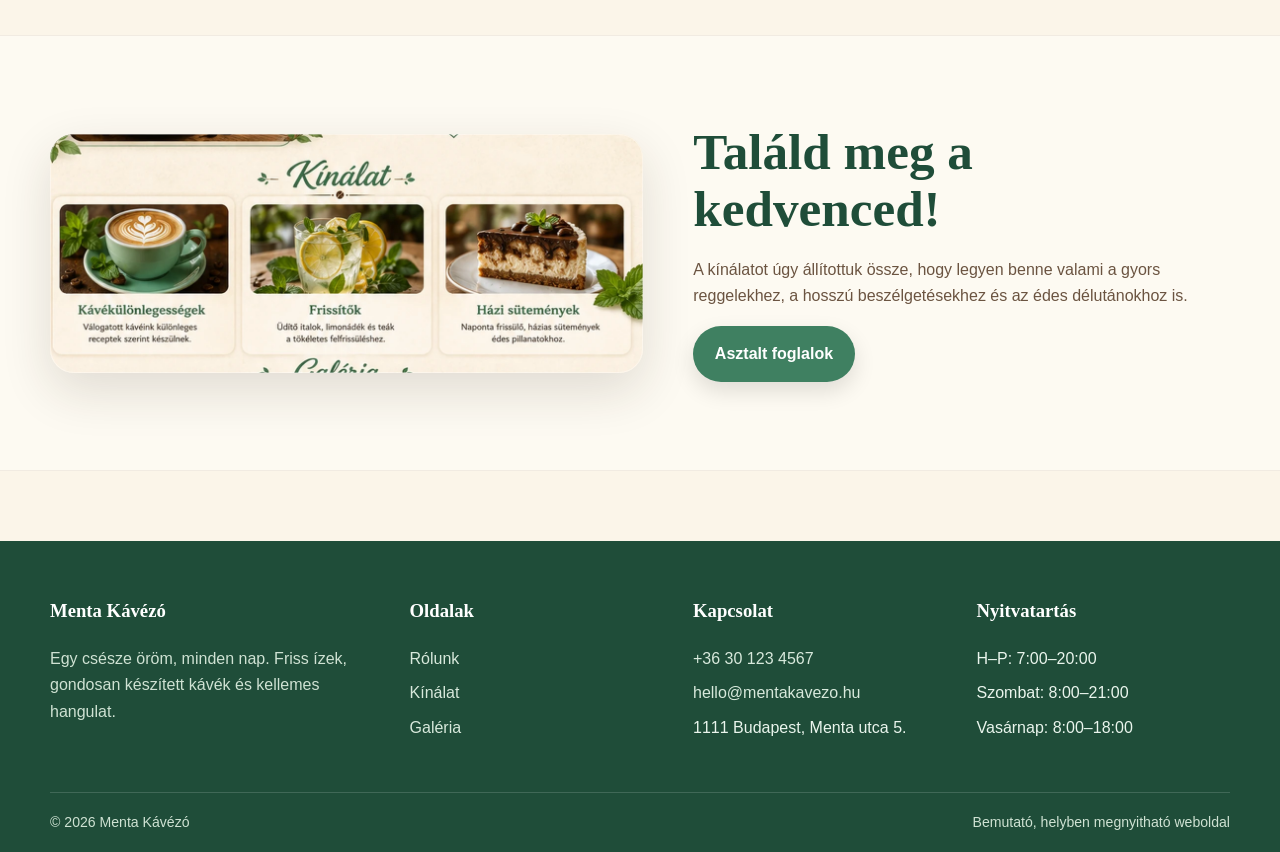
<file: kinalat.html>
<!doctype html>
<html lang="hu">
<head>
  <meta charset="utf-8">
  <meta name="viewport" content="width=device-width, initial-scale=1">
  <meta name="description" content="Menta Kávézó – friss ízek, finom kávé és kellemes hangulat.">
  <title>Kínálat | Menta Kávézó</title>
  <link rel="icon" href="assets/img/favicon.svg" type="image/svg+xml">
  <link rel="stylesheet" href="assets/css/style.css">
</head>
<body data-page="kinalat">
<a class="skip-link" href="#tartalom">Ugrás a tartalomra</a>

<header class="site-header">
  <div class="container navbar">
    <a class="brand" href="index.html" aria-label="Menta Kávézó főoldal">
      <img src="assets/img/logo.webp" alt="Menta Kávézó logó">
      <span class="brand-text">Menta Kávézó<small>EGY CSÉSZE ÖRÖM</small></span>
    </a>
    <button class="menu-toggle" type="button" aria-label="Menü megnyitása" aria-expanded="false">☰</button>
    <nav aria-label="Fő navigáció">
      <ul class="nav-links">
        <li><a data-nav="fooldal" href="index.html">Főoldal</a></li>
        <li><a data-nav="rolunk" href="rolunk.html">Rólunk</a></li>
        <li><a data-nav="kinalat" href="kinalat.html">Kínálat</a></li>
        <li><a data-nav="galeria" href="galeria.html">Galéria</a></li>
        <li><a data-nav="kapcsolat" href="kapcsolat.html">Kapcsolat</a></li>
        <li><a data-nav="foglalas" class="nav-cta" href="foglalas.html">Asztalfoglalás</a></li>
      </ul>
    </nav>
  </div>
</header>
<main id="tartalom">
<section class="page-hero"><div class="container"><div class="breadcrumbs"><a href="index.html">Főoldal</a><span>›</span><span>Kínálat</span></div><h1>Kínálat</h1><p>Klasszikus kedvencek, frissítő újdonságok és házi finomságok. Az árak a bemutató oldal mintaárai.</p></div></section>
<section class="section"><div class="container"><div class="menu-section">
  <article class="menu-panel reveal"><h2><span class="menu-icon">☕</span>Kávék</h2><div class="price"><strong>Espresso</strong><span>790 Ft</span></div><div class="price"><strong>Americano</strong><span>890 Ft</span></div><div class="price"><strong>Cappuccino</strong><span>1 190 Ft</span></div><div class="price"><strong>Caffè latte</strong><span>1 290 Ft</span></div><div class="price"><strong>Menta latte</strong><span>1 490 Ft</span></div><div class="price"><strong>Jeges kávé</strong><span>1 590 Ft</span></div></article>
  <article class="menu-panel reveal"><h2><span class="menu-icon">🍋</span>Frissítők</h2><div class="price"><strong>Házi limonádé</strong><span>1 290 Ft</span></div><div class="price"><strong>Menta–lime limonádé</strong><span>1 390 Ft</span></div><div class="price"><strong>Jeges tea</strong><span>1 190 Ft</span></div><div class="price"><strong>Frissen facsart narancslé</strong><span>1 590 Ft</span></div><div class="price"><strong>Ásványvíz</strong><span>590 Ft</span></div><div class="price"><strong>Forró csokoládé</strong><span>1 390 Ft</span></div></article>
  <article class="menu-panel reveal"><h2><span class="menu-icon">🍰</span>Házi sütemények</h2><div class="price"><strong>Sajttorta</strong><span>1 490 Ft</span></div><div class="price"><strong>Csokoládétorta</strong><span>1 490 Ft</span></div><div class="price"><strong>Almás pite</strong><span>1 290 Ft</span></div><div class="price"><strong>Répatorta</strong><span>1 390 Ft</span></div><div class="price"><strong>Vajas croissant</strong><span>890 Ft</span></div><div class="price"><strong>Napi sütemény</strong><span>1 290 Ft-tól</span></div></article>
  <article class="menu-panel reveal"><h2><span class="menu-icon">🥪</span>Reggeli és harapnivalók</h2><div class="price"><strong>Vajas pirítós lekvárral</strong><span>1 290 Ft</span></div><div class="price"><strong>Avokádós toast</strong><span>2 190 Ft</span></div><div class="price"><strong>Sonkás-sajtos croissant</strong><span>1 690 Ft</span></div><div class="price"><strong>Granola joghurttal</strong><span>1 790 Ft</span></div><div class="price"><strong>Menta reggeli tál</strong><span>2 690 Ft</span></div><div class="price"><strong>Napi szendvics</strong><span>1 790 Ft-tól</span></div></article>
</div><div class="notice reveal" style="margin-top:30px"><strong>Ételérzékenység vagy allergia?</strong> Rendelés előtt kérdezd kollégáinkat az összetevőkről. Több italunk növényi tejjel is kérhető.</div></div></section>
<section class="section section-alt"><div class="container split reveal"><div class="media-card"><img src="assets/img/kinalat-valogatas.webp" alt="A Menta Kávézó kínálatának válogatása"></div><div class="copy"><h2>Találd meg a kedvenced!</h2><p>A kínálatot úgy állítottuk össze, hogy legyen benne valami a gyors reggelekhez, a hosszú beszélgetésekhez és az édes délutánokhoz is.</p><a class="btn btn-primary" href="foglalas.html">Asztalt foglalok</a></div></div></section>
</main>

<footer class="site-footer">
  <div class="container footer-grid">
    <div class="footer-brand">
      <h3>Menta Kávézó</h3>
      <p>Egy csésze öröm, minden nap. Friss ízek, gondosan készített kávék és kellemes hangulat.</p>
    </div>
    <div><h3>Oldalak</h3><ul class="footer-links"><li><a href="rolunk.html">Rólunk</a></li><li><a href="kinalat.html">Kínálat</a></li><li><a href="galeria.html">Galéria</a></li></ul></div>
    <div><h3>Kapcsolat</h3><ul class="footer-links"><li><a href="tel:+36301234567">+36 30 123 4567</a></li><li><a href="mailto:hello@mentakavezo.hu">hello@mentakavezo.hu</a></li><li>1111 Budapest, Menta utca 5.</li></ul></div>
    <div><h3>Nyitvatartás</h3><ul class="footer-links"><li>H–P: 7:00–20:00</li><li>Szombat: 8:00–21:00</li><li>Vasárnap: 8:00–18:00</li></ul></div>
  </div>
  <div class="container footer-bottom"><span>© <span data-year></span> Menta Kávézó</span><span>Bemutató, helyben megnyitható weboldal</span></div>
</footer>
<script src="assets/js/main.js"></script>

</body>
</html>
</file>
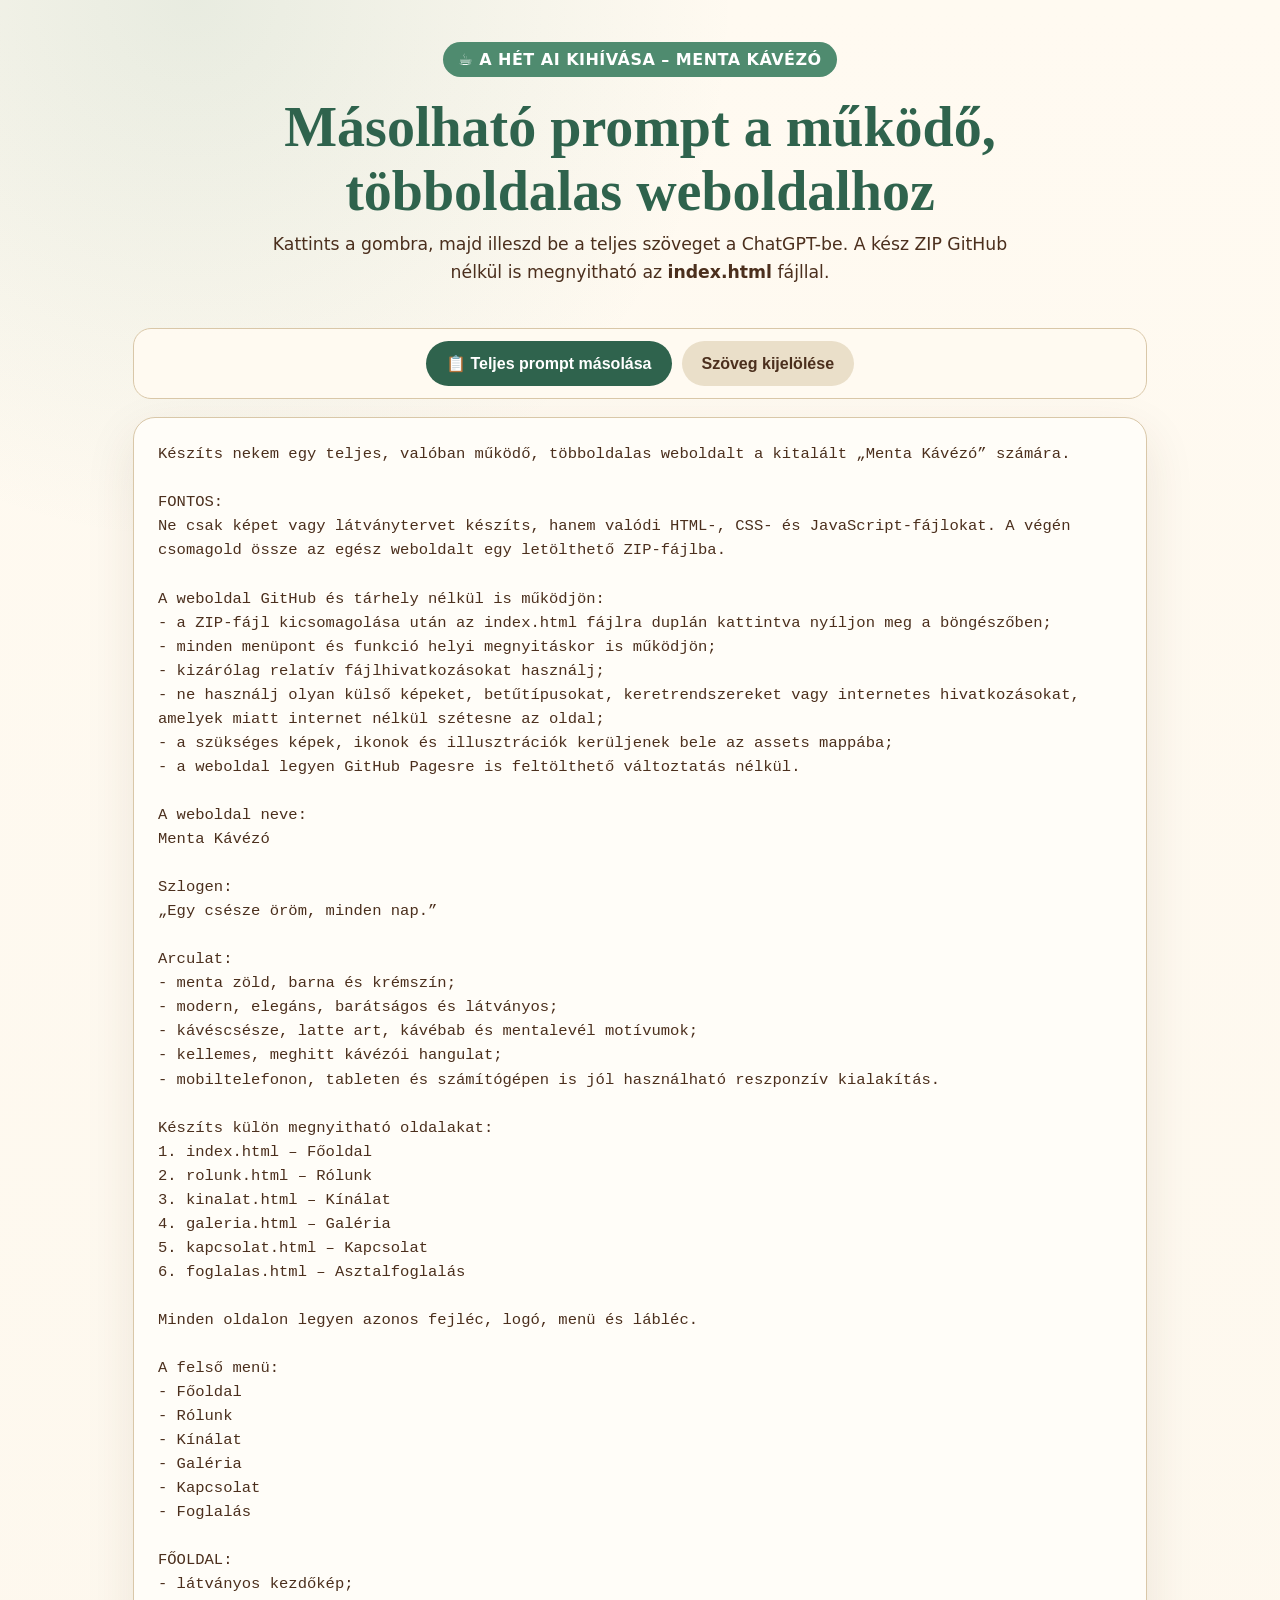
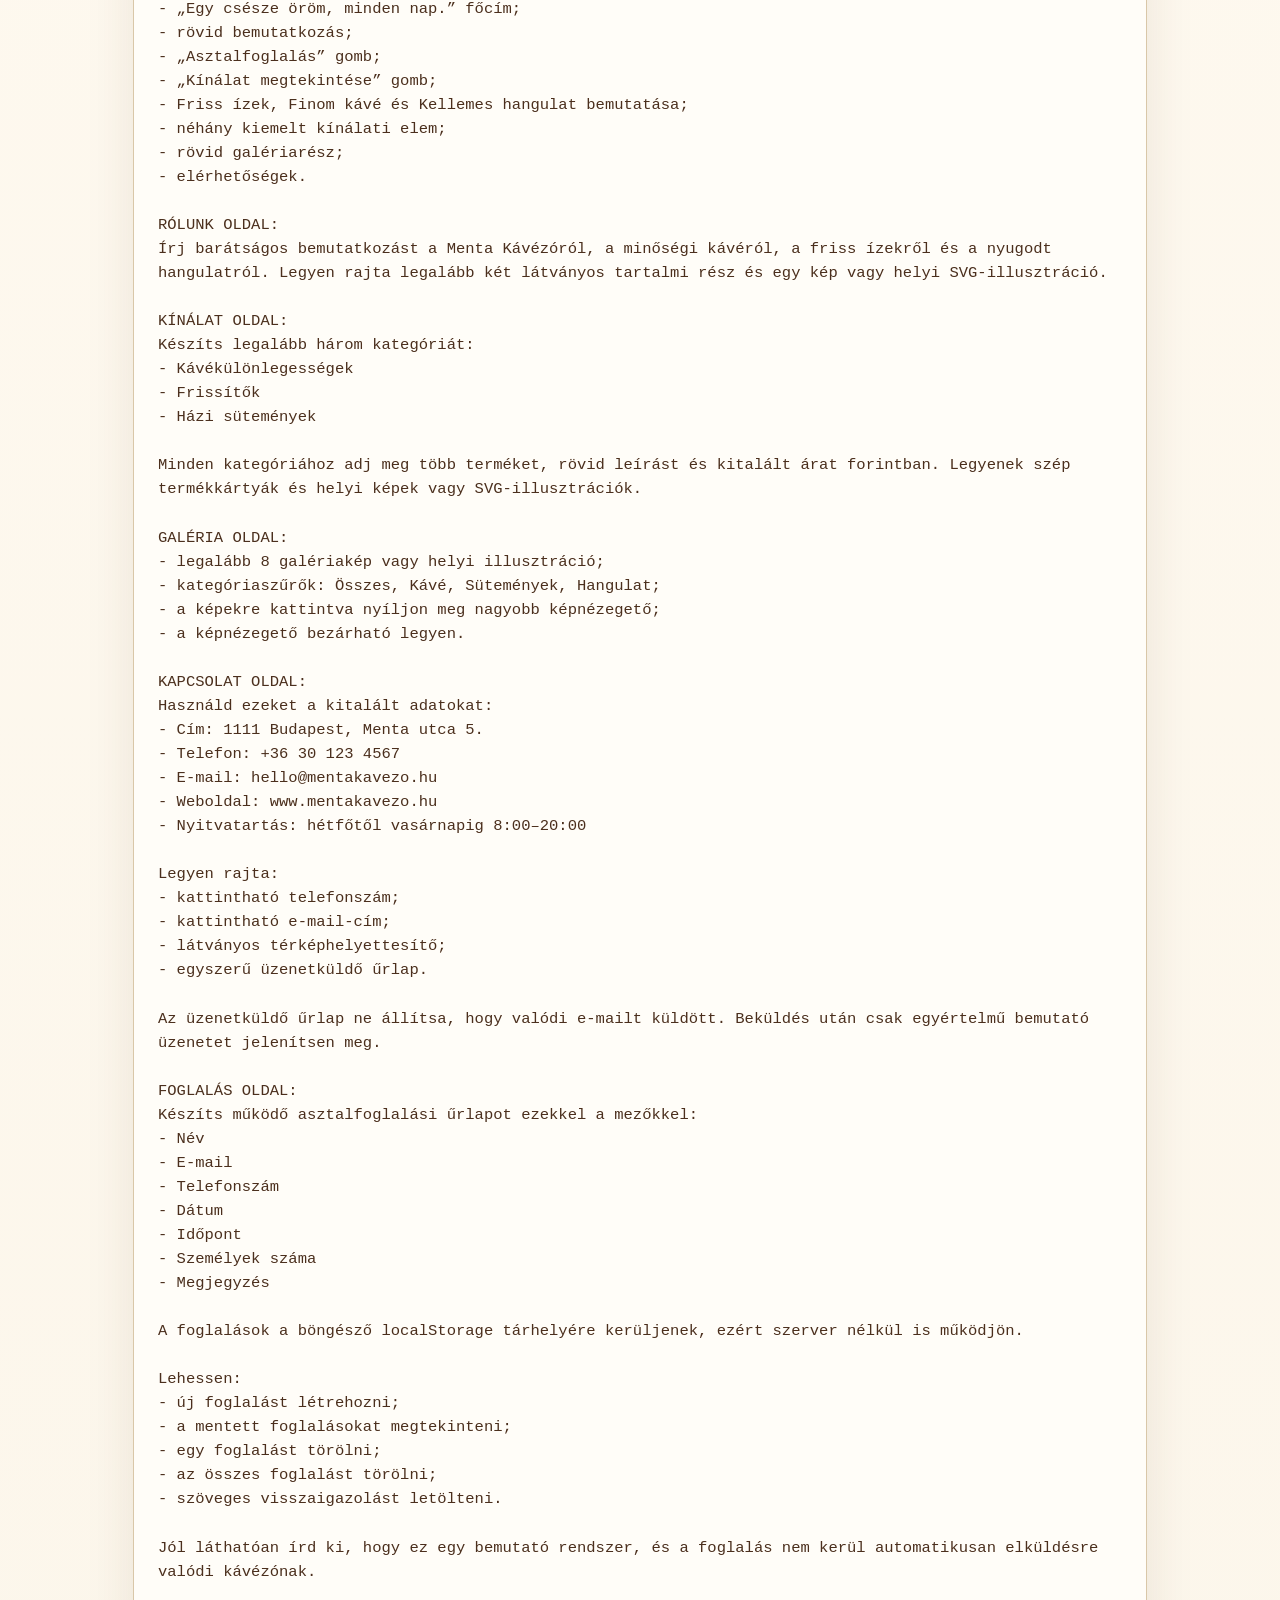
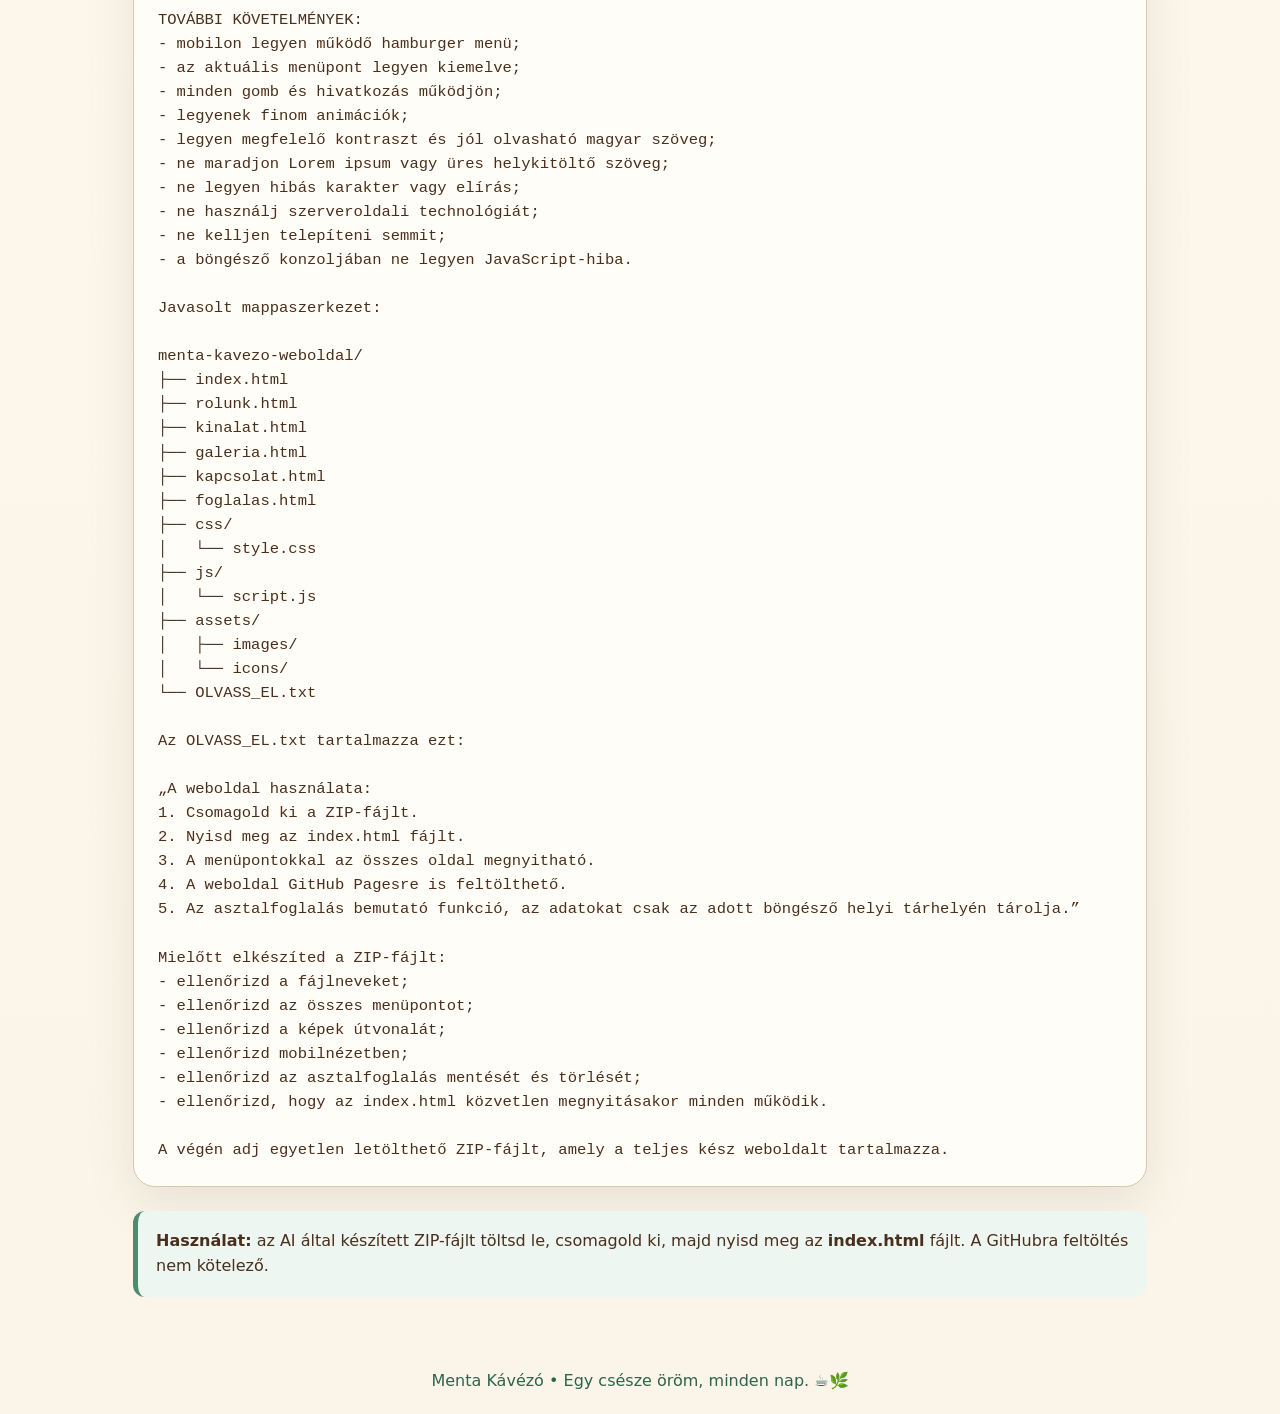
<file: prompt.html>
<!doctype html>
<html lang="hu">
<head>
<meta charset="utf-8">
<meta name="viewport" content="width=device-width, initial-scale=1">
<title>Menta Kávézó – másolható weboldalkészítő prompt</title>
<style>
:root {
  --mint:#4f8b6f;
  --mint-dark:#2f634d;
  --cream:#fbf5e9;
  --brown:#4b2f1d;
  --line:#d9c7a8;
}
*{box-sizing:border-box}
body{
  margin:0;
  color:var(--brown);
  background:
    radial-gradient(circle at 15% 0%, rgba(79,139,111,.13), transparent 34rem),
    linear-gradient(180deg,#fffaf1,var(--cream));
  font-family:system-ui,-apple-system,"Segoe UI",Arial,sans-serif;
}
header{
  text-align:center;
  padding:42px 18px 24px;
}
.badge{
  display:inline-block;
  background:var(--mint);
  color:white;
  border-radius:999px;
  padding:8px 15px;
  font-weight:700;
  letter-spacing:.03em;
}
h1{
  margin:18px auto 8px;
  max-width:900px;
  color:var(--mint-dark);
  font-family:Georgia,serif;
  font-size:clamp(2rem,5vw,3.5rem);
}
.lead{max-width:760px;margin:0 auto;line-height:1.6;font-size:1.08rem}
main{max-width:1050px;margin:0 auto;padding:0 18px 50px}
.toolbar{
  position:sticky;
  top:10px;
  z-index:2;
  display:flex;
  gap:10px;
  flex-wrap:wrap;
  justify-content:center;
  margin:18px 0;
  padding:12px;
  background:rgba(255,250,241,.92);
  border:1px solid var(--line);
  border-radius:18px;
  backdrop-filter:blur(8px);
}
button{
  border:0;
  border-radius:999px;
  padding:13px 20px;
  cursor:pointer;
  font-weight:800;
  font-size:1rem;
}
.copy{background:var(--mint-dark);color:white}
.select{background:#eadfc9;color:var(--brown)}
pre{
  white-space:pre-wrap;
  overflow-wrap:anywhere;
  background:#fffdf8;
  border:1px solid var(--line);
  border-radius:22px;
  padding:24px;
  line-height:1.55;
  box-shadow:0 18px 50px rgba(75,47,29,.1);
  font-family:Consolas,"Courier New",monospace;
  font-size:.97rem;
}
.notice{
  margin:24px 0 0;
  padding:18px;
  border-left:5px solid var(--mint);
  background:#edf6f1;
  border-radius:12px;
  line-height:1.55;
}
footer{text-align:center;padding:24px;color:var(--mint-dark)}
</style>
</head>
<body>
<header>
  <div class="badge">☕ A HÉT AI KIHÍVÁSA – MENTA KÁVÉZÓ</div>
  <h1>Másolható prompt a működő, többoldalas weboldalhoz</h1>
  <p class="lead">Kattints a gombra, majd illeszd be a teljes szöveget a ChatGPT-be. A kész ZIP GitHub nélkül is megnyitható az <strong>index.html</strong> fájllal.</p>
</header>
<main>
  <div class="toolbar">
    <button class="copy" id="copyBtn">📋 Teljes prompt másolása</button>
    <button class="select" id="selectBtn">Szöveg kijelölése</button>
  </div>
  <pre id="prompt">Készíts nekem egy teljes, valóban működő, többoldalas weboldalt a kitalált „Menta Kávézó” számára.

FONTOS:
Ne csak képet vagy látványtervet készíts, hanem valódi HTML-, CSS- és JavaScript-fájlokat. A végén csomagold össze az egész weboldalt egy letölthető ZIP-fájlba.

A weboldal GitHub és tárhely nélkül is működjön:
- a ZIP-fájl kicsomagolása után az index.html fájlra duplán kattintva nyíljon meg a böngészőben;
- minden menüpont és funkció helyi megnyitáskor is működjön;
- kizárólag relatív fájlhivatkozásokat használj;
- ne használj olyan külső képeket, betűtípusokat, keretrendszereket vagy internetes hivatkozásokat, amelyek miatt internet nélkül szétesne az oldal;
- a szükséges képek, ikonok és illusztrációk kerüljenek bele az assets mappába;
- a weboldal legyen GitHub Pagesre is feltölthető változtatás nélkül.

A weboldal neve:
Menta Kávézó

Szlogen:
„Egy csésze öröm, minden nap.”

Arculat:
- menta zöld, barna és krémszín;
- modern, elegáns, barátságos és látványos;
- kávéscsésze, latte art, kávébab és mentalevél motívumok;
- kellemes, meghitt kávézói hangulat;
- mobiltelefonon, tableten és számítógépen is jól használható reszponzív kialakítás.

Készíts külön megnyitható oldalakat:
1. index.html – Főoldal
2. rolunk.html – Rólunk
3. kinalat.html – Kínálat
4. galeria.html – Galéria
5. kapcsolat.html – Kapcsolat
6. foglalas.html – Asztalfoglalás

Minden oldalon legyen azonos fejléc, logó, menü és lábléc.

A felső menü:
- Főoldal
- Rólunk
- Kínálat
- Galéria
- Kapcsolat
- Foglalás

FŐOLDAL:
- látványos kezdőkép;
- „Egy csésze öröm, minden nap.” főcím;
- rövid bemutatkozás;
- „Asztalfoglalás” gomb;
- „Kínálat megtekintése” gomb;
- Friss ízek, Finom kávé és Kellemes hangulat bemutatása;
- néhány kiemelt kínálati elem;
- rövid galériarész;
- elérhetőségek.

RÓLUNK OLDAL:
Írj barátságos bemutatkozást a Menta Kávézóról, a minőségi kávéról, a friss ízekről és a nyugodt hangulatról. Legyen rajta legalább két látványos tartalmi rész és egy kép vagy helyi SVG-illusztráció.

KÍNÁLAT OLDAL:
Készíts legalább három kategóriát:
- Kávékülönlegességek
- Frissítők
- Házi sütemények

Minden kategóriához adj meg több terméket, rövid leírást és kitalált árat forintban. Legyenek szép termékkártyák és helyi képek vagy SVG-illusztrációk.

GALÉRIA OLDAL:
- legalább 8 galériakép vagy helyi illusztráció;
- kategóriaszűrők: Összes, Kávé, Sütemények, Hangulat;
- a képekre kattintva nyíljon meg nagyobb képnézegető;
- a képnézegető bezárható legyen.

KAPCSOLAT OLDAL:
Használd ezeket a kitalált adatokat:
- Cím: 1111 Budapest, Menta utca 5.
- Telefon: +36 30 123 4567
- E-mail: hello@mentakavezo.hu
- Weboldal: www.mentakavezo.hu
- Nyitvatartás: hétfőtől vasárnapig 8:00–20:00

Legyen rajta:
- kattintható telefonszám;
- kattintható e-mail-cím;
- látványos térképhelyettesítő;
- egyszerű üzenetküldő űrlap.

Az üzenetküldő űrlap ne állítsa, hogy valódi e-mailt küldött. Beküldés után csak egyértelmű bemutató üzenetet jelenítsen meg.

FOGLALÁS OLDAL:
Készíts működő asztalfoglalási űrlapot ezekkel a mezőkkel:
- Név
- E-mail
- Telefonszám
- Dátum
- Időpont
- Személyek száma
- Megjegyzés

A foglalások a böngésző localStorage tárhelyére kerüljenek, ezért szerver nélkül is működjön.

Lehessen:
- új foglalást létrehozni;
- a mentett foglalásokat megtekinteni;
- egy foglalást törölni;
- az összes foglalást törölni;
- szöveges visszaigazolást letölteni.

Jól láthatóan írd ki, hogy ez egy bemutató rendszer, és a foglalás nem kerül automatikusan elküldésre valódi kávézónak.

TOVÁBBI KÖVETELMÉNYEK:
- mobilon legyen működő hamburger menü;
- az aktuális menüpont legyen kiemelve;
- minden gomb és hivatkozás működjön;
- legyenek finom animációk;
- legyen megfelelő kontraszt és jól olvasható magyar szöveg;
- ne maradjon Lorem ipsum vagy üres helykitöltő szöveg;
- ne legyen hibás karakter vagy elírás;
- ne használj szerveroldali technológiát;
- ne kelljen telepíteni semmit;
- a böngésző konzoljában ne legyen JavaScript-hiba.

Javasolt mappaszerkezet:

menta-kavezo-weboldal/
├── index.html
├── rolunk.html
├── kinalat.html
├── galeria.html
├── kapcsolat.html
├── foglalas.html
├── css/
│   └── style.css
├── js/
│   └── script.js
├── assets/
│   ├── images/
│   └── icons/
└── OLVASS_EL.txt

Az OLVASS_EL.txt tartalmazza ezt:

„A weboldal használata:
1. Csomagold ki a ZIP-fájlt.
2. Nyisd meg az index.html fájlt.
3. A menüpontokkal az összes oldal megnyitható.
4. A weboldal GitHub Pagesre is feltölthető.
5. Az asztalfoglalás bemutató funkció, az adatokat csak az adott böngésző helyi tárhelyén tárolja.”

Mielőtt elkészíted a ZIP-fájlt:
- ellenőrizd a fájlneveket;
- ellenőrizd az összes menüpontot;
- ellenőrizd a képek útvonalát;
- ellenőrizd mobilnézetben;
- ellenőrizd az asztalfoglalás mentését és törlését;
- ellenőrizd, hogy az index.html közvetlen megnyitásakor minden működik.

A végén adj egyetlen letölthető ZIP-fájlt, amely a teljes kész weboldalt tartalmazza.</pre>
  <div class="notice">
    <strong>Használat:</strong> az AI által készített ZIP-fájlt töltsd le, csomagold ki, majd nyisd meg az <strong>index.html</strong> fájlt. A GitHubra feltöltés nem kötelező.
  </div>
</main>
<footer>Menta Kávézó • Egy csésze öröm, minden nap. ☕🌿</footer>
<script>
const promptEl = document.getElementById('prompt');
const copyBtn = document.getElementById('copyBtn');
const selectBtn = document.getElementById('selectBtn');

copyBtn.addEventListener('click', async () => {
  const text = promptEl.innerText;
  try {
    await navigator.clipboard.writeText(text);
    copyBtn.textContent = '✅ Kimásolva!';
  } catch (e) {
    const range = document.createRange();
    range.selectNodeContents(promptEl);
    const selection = window.getSelection();
    selection.removeAllRanges();
    selection.addRange(range);
    document.execCommand('copy');
    copyBtn.textContent = '✅ Kimásolva!';
  }
  setTimeout(() => copyBtn.textContent = '📋 Teljes prompt másolása', 2200);
});

selectBtn.addEventListener('click', () => {
  const range = document.createRange();
  range.selectNodeContents(promptEl);
  const selection = window.getSelection();
  selection.removeAllRanges();
  selection.addRange(range);
});
</script>
</body>
</html>
</file>
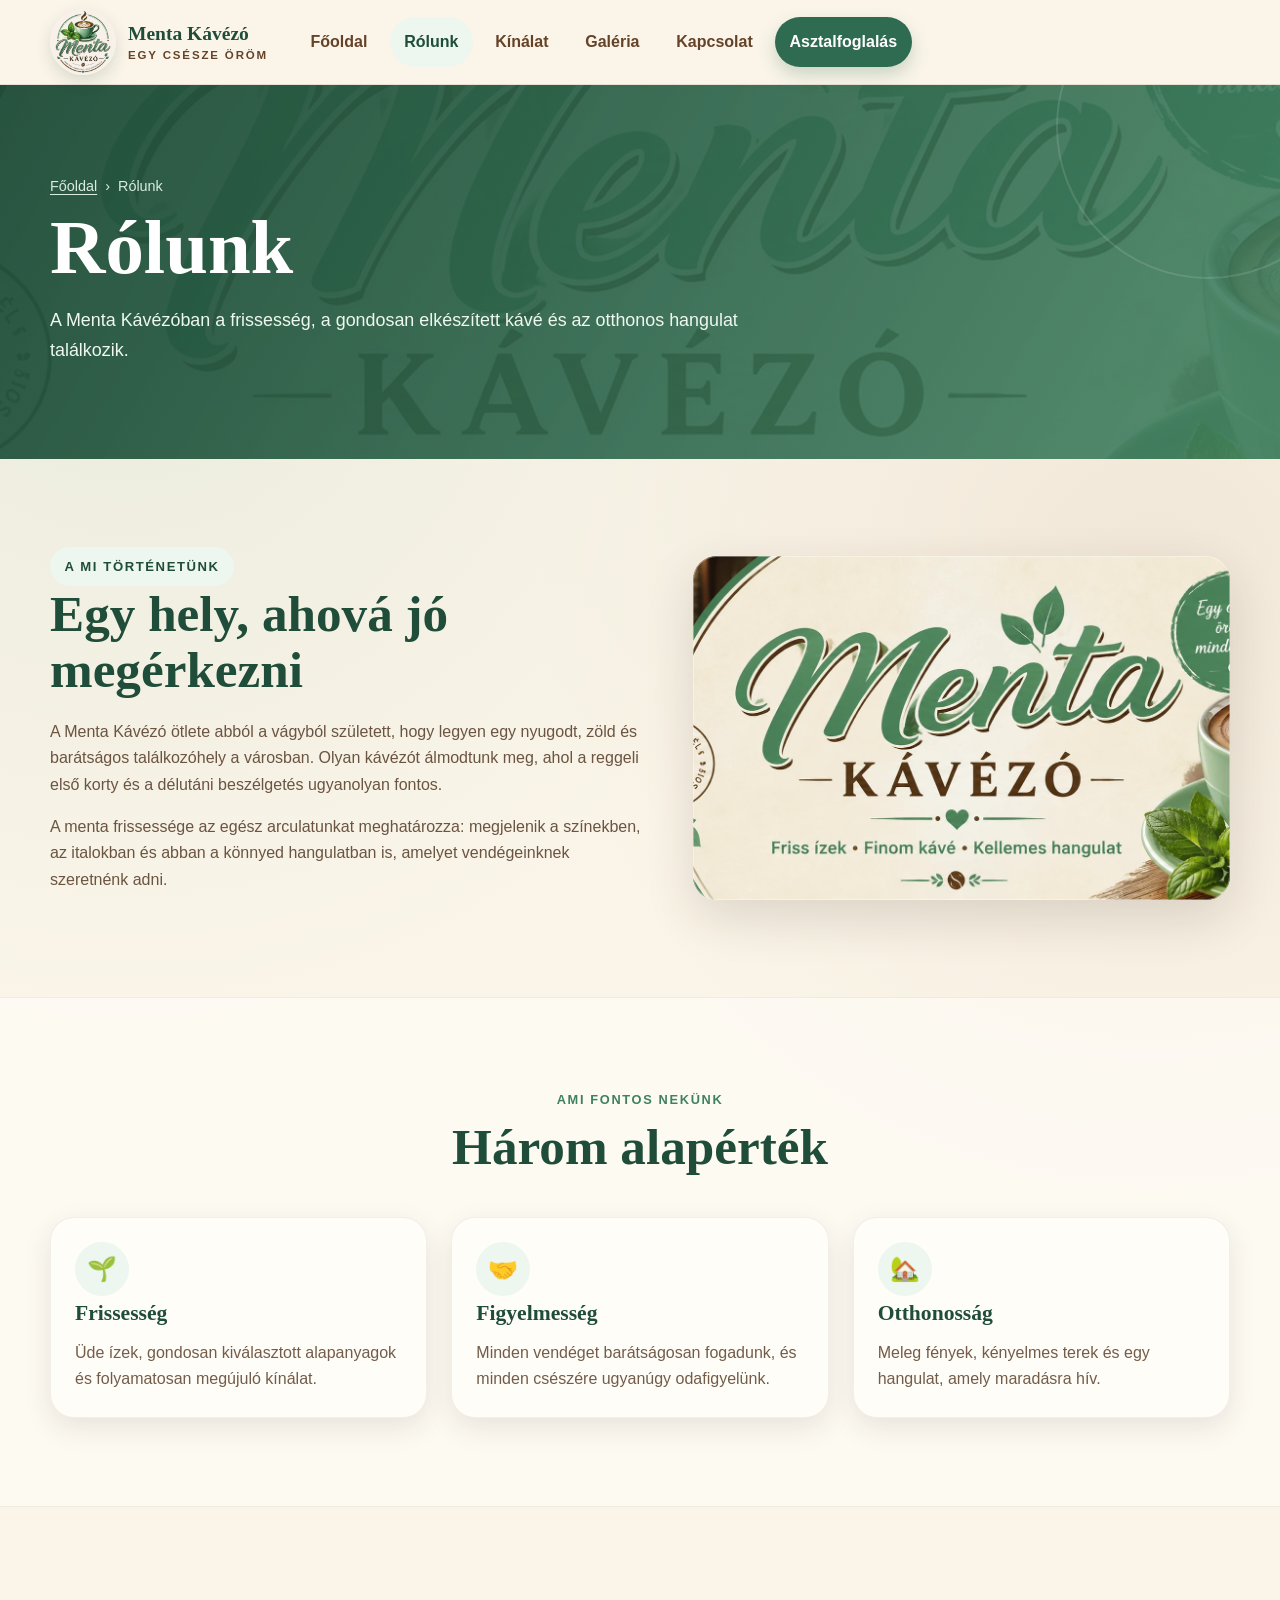
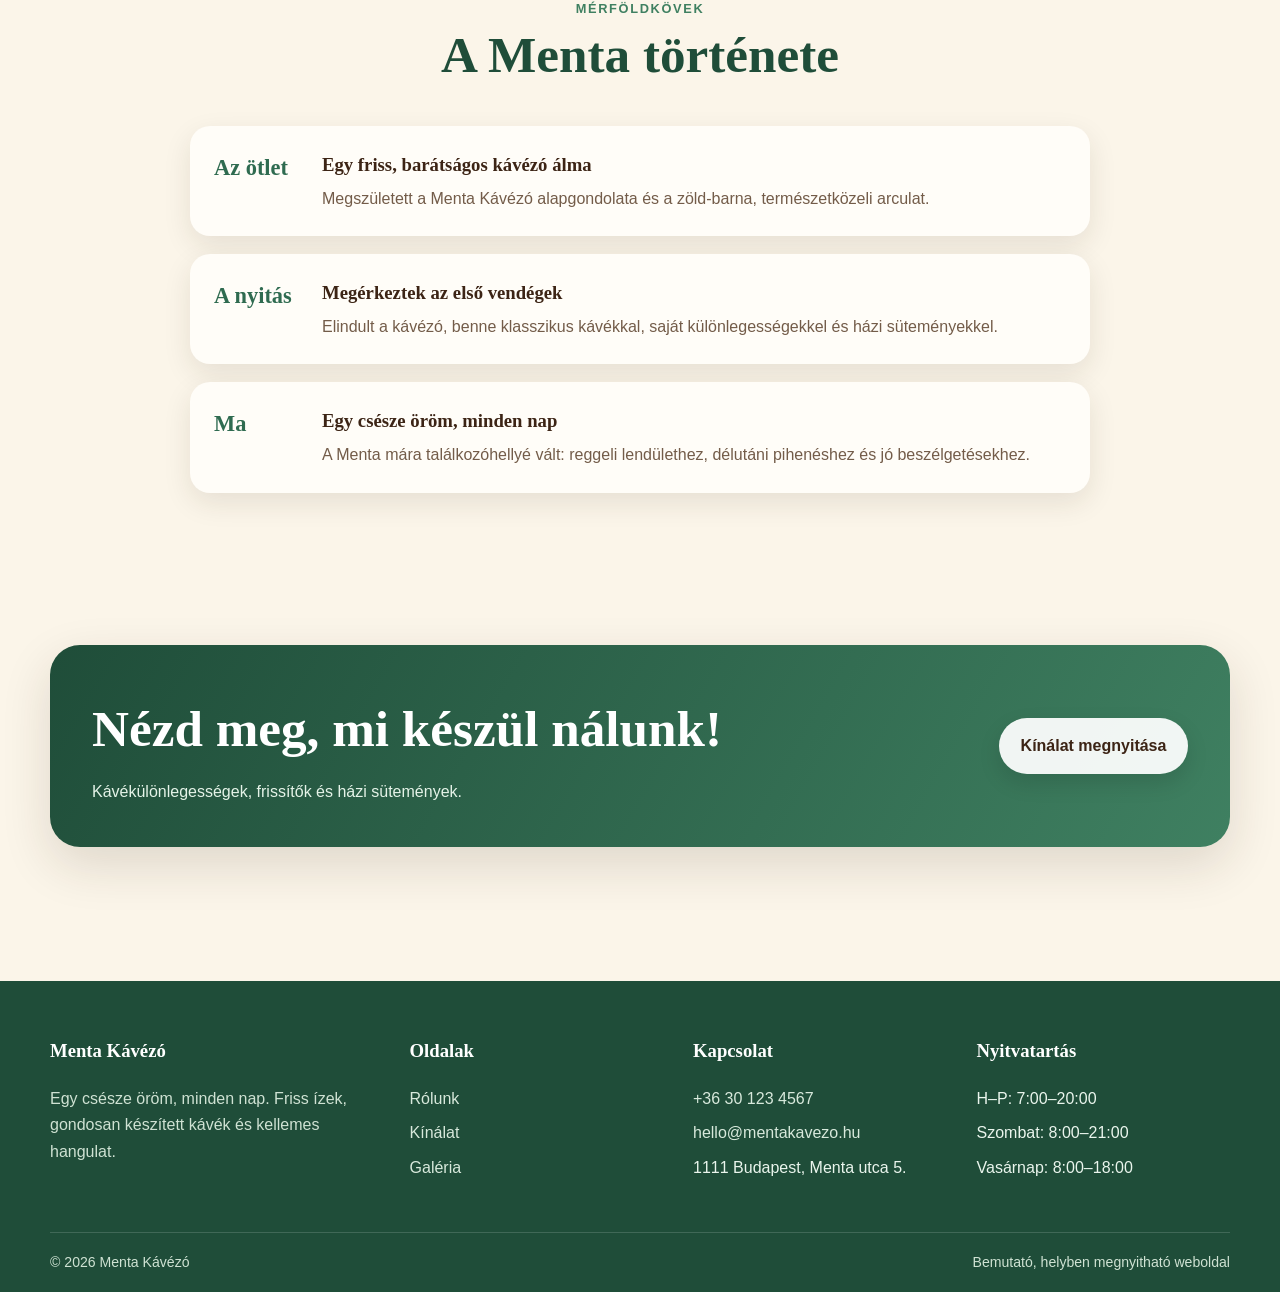
<file: rolunk.html>
<!doctype html>
<html lang="hu">
<head>
  <meta charset="utf-8">
  <meta name="viewport" content="width=device-width, initial-scale=1">
  <meta name="description" content="Menta Kávézó – friss ízek, finom kávé és kellemes hangulat.">
  <title>Rólunk | Menta Kávézó</title>
  <link rel="icon" href="assets/img/favicon.svg" type="image/svg+xml">
  <link rel="stylesheet" href="assets/css/style.css">
</head>
<body data-page="rolunk">
<a class="skip-link" href="#tartalom">Ugrás a tartalomra</a>

<header class="site-header">
  <div class="container navbar">
    <a class="brand" href="index.html" aria-label="Menta Kávézó főoldal">
      <img src="assets/img/logo.webp" alt="Menta Kávézó logó">
      <span class="brand-text">Menta Kávézó<small>EGY CSÉSZE ÖRÖM</small></span>
    </a>
    <button class="menu-toggle" type="button" aria-label="Menü megnyitása" aria-expanded="false">☰</button>
    <nav aria-label="Fő navigáció">
      <ul class="nav-links">
        <li><a data-nav="fooldal" href="index.html">Főoldal</a></li>
        <li><a data-nav="rolunk" href="rolunk.html">Rólunk</a></li>
        <li><a data-nav="kinalat" href="kinalat.html">Kínálat</a></li>
        <li><a data-nav="galeria" href="galeria.html">Galéria</a></li>
        <li><a data-nav="kapcsolat" href="kapcsolat.html">Kapcsolat</a></li>
        <li><a data-nav="foglalas" class="nav-cta" href="foglalas.html">Asztalfoglalás</a></li>
      </ul>
    </nav>
  </div>
</header>
<main id="tartalom">
<section class="page-hero"><div class="container"><div class="breadcrumbs"><a href="index.html">Főoldal</a><span>›</span><span>Rólunk</span></div><h1>Rólunk</h1><p>A Menta Kávézóban a frissesség, a gondosan elkészített kávé és az otthonos hangulat találkozik.</p></div></section>
<section class="section"><div class="container split reveal"><div class="copy"><span class="eyebrow" style="background:var(--mint-100);color:var(--mint-900);border-color:transparent">A mi történetünk</span><h2>Egy hely, ahová jó megérkezni</h2><p>A Menta Kávézó ötlete abból a vágyból született, hogy legyen egy nyugodt, zöld és barátságos találkozóhely a városban. Olyan kávézót álmodtunk meg, ahol a reggeli első korty és a délutáni beszélgetés ugyanolyan fontos.</p><p>A menta frissessége az egész arculatunkat meghatározza: megjelenik a színekben, az italokban és abban a könnyed hangulatban is, amelyet vendégeinknek szeretnénk adni.</p></div><div class="media-card"><img src="assets/img/marka-hangulat.webp" alt="Menta Kávézó márkahangulat"></div></div></section>
<section class="section section-alt"><div class="container"><div class="section-heading reveal"><span class="kicker">Ami fontos nekünk</span><h2>Három alapérték</h2></div><div class="card-grid"><article class="card reveal"><div class="card-body"><div class="icon-circle">🌱</div><h3>Frissesség</h3><p>Üde ízek, gondosan kiválasztott alapanyagok és folyamatosan megújuló kínálat.</p></div></article><article class="card reveal"><div class="card-body"><div class="icon-circle">🤝</div><h3>Figyelmesség</h3><p>Minden vendéget barátságosan fogadunk, és minden csészére ugyanúgy odafigyelünk.</p></div></article><article class="card reveal"><div class="card-body"><div class="icon-circle">🏡</div><h3>Otthonosság</h3><p>Meleg fények, kényelmes terek és egy hangulat, amely maradásra hív.</p></div></article></div></div></section>
<section class="section"><div class="container"><div class="section-heading reveal"><span class="kicker">Mérföldkövek</span><h2>A Menta története</h2></div><div class="timeline"><article class="timeline-item reveal"><div class="timeline-year">Az ötlet</div><div><h3>Egy friss, barátságos kávézó álma</h3><p>Megszületett a Menta Kávézó alapgondolata és a zöld-barna, természetközeli arculat.</p></div></article><article class="timeline-item reveal"><div class="timeline-year">A nyitás</div><div><h3>Megérkeztek az első vendégek</h3><p>Elindult a kávézó, benne klasszikus kávékkal, saját különlegességekkel és házi süteményekkel.</p></div></article><article class="timeline-item reveal"><div class="timeline-year">Ma</div><div><h3>Egy csésze öröm, minden nap</h3><p>A Menta mára találkozóhellyé vált: reggeli lendülethez, délutáni pihenéshez és jó beszélgetésekhez.</p></div></article></div></div></section>
<section class="section-tight"><div class="container cta-banner reveal"><div><h2>Nézd meg, mi készül nálunk!</h2><p>Kávékülönlegességek, frissítők és házi sütemények.</p></div><a class="btn btn-light" href="kinalat.html">Kínálat megnyitása</a></div></section>
</main>

<footer class="site-footer">
  <div class="container footer-grid">
    <div class="footer-brand">
      <h3>Menta Kávézó</h3>
      <p>Egy csésze öröm, minden nap. Friss ízek, gondosan készített kávék és kellemes hangulat.</p>
    </div>
    <div><h3>Oldalak</h3><ul class="footer-links"><li><a href="rolunk.html">Rólunk</a></li><li><a href="kinalat.html">Kínálat</a></li><li><a href="galeria.html">Galéria</a></li></ul></div>
    <div><h3>Kapcsolat</h3><ul class="footer-links"><li><a href="tel:+36301234567">+36 30 123 4567</a></li><li><a href="mailto:hello@mentakavezo.hu">hello@mentakavezo.hu</a></li><li>1111 Budapest, Menta utca 5.</li></ul></div>
    <div><h3>Nyitvatartás</h3><ul class="footer-links"><li>H–P: 7:00–20:00</li><li>Szombat: 8:00–21:00</li><li>Vasárnap: 8:00–18:00</li></ul></div>
  </div>
  <div class="container footer-bottom"><span>© <span data-year></span> Menta Kávézó</span><span>Bemutató, helyben megnyitható weboldal</span></div>
</footer>
<script src="assets/js/main.js"></script>

</body>
</html>
</file>
<file: assets/css/style.css>
:root {
  --mint-900:#1f4d39;
  --mint-800:#2f6b50;
  --mint-700:#3f8061;
  --mint-500:#78ad8c;
  --mint-200:#cfe2d3;
  --mint-100:#edf6ef;
  --cream:#fbf5e9;
  --cream-2:#f3e8d4;
  --brown-900:#3c2415;
  --brown-700:#654329;
  --brown-500:#9b744c;
  --white:#fffdf8;
  --shadow:0 18px 50px rgba(50,35,20,.14);
  --shadow-soft:0 10px 28px rgba(50,35,20,.10);
  --radius:24px;
  --radius-sm:16px;
}
*{box-sizing:border-box}
html{scroll-behavior:smooth}
body{margin:0;color:var(--brown-900);background:
  radial-gradient(circle at 10% 10%,rgba(120,173,140,.13),transparent 26%),
  radial-gradient(circle at 90% 20%,rgba(155,116,76,.11),transparent 24%),
  var(--cream);font-family:"Segoe UI",Arial,sans-serif;line-height:1.65}
a{color:inherit;text-decoration:none}
img{max-width:100%;display:block}
button,input,select,textarea{font:inherit}
.container{width:min(1180px,calc(100% - 36px));margin-inline:auto}
.skip-link{position:absolute;left:-9999px;top:0;background:var(--mint-900);color:#fff;padding:.8rem 1rem;z-index:9999}.skip-link:focus{left:10px;top:10px}
.site-header{position:sticky;top:0;z-index:1000;background:rgba(251,245,233,.94);backdrop-filter:blur(14px);border-bottom:1px solid rgba(101,67,41,.12)}
.navbar{min-height:84px;display:flex;align-items:center;gap:28px}
.brand{display:flex;align-items:center;gap:12px;min-width:210px;font-family:Georgia,serif;font-weight:800;color:var(--mint-900)}
.brand img{width:66px;height:66px;border-radius:50%;object-fit:cover;box-shadow:0 6px 16px rgba(31,77,57,.16)}
.brand-text{font-size:1.22rem;line-height:1.08}.brand-text small{display:block;font-family:"Segoe UI",sans-serif;font-size:.72rem;letter-spacing:.16em;color:var(--brown-700);margin-top:5px}
.nav-links{margin-left:auto;display:flex;align-items:center;gap:8px;list-style:none;padding:0}
.nav-links a{display:block;padding:.72rem .9rem;border-radius:999px;font-weight:650;color:var(--brown-700);transition:.2s ease}
.nav-links a:hover,.nav-links a.active{background:var(--mint-100);color:var(--mint-900)}
.nav-cta{background:var(--mint-800)!important;color:white!important;box-shadow:0 8px 18px rgba(47,107,80,.24)}
.nav-cta:hover{background:var(--mint-900)!important;transform:translateY(-1px)}
.menu-toggle{display:none;margin-left:auto;border:0;background:var(--mint-100);color:var(--mint-900);width:48px;height:48px;border-radius:14px;font-size:1.5rem;cursor:pointer}
.hero{min-height:650px;display:grid;align-items:center;position:relative;overflow:hidden;background-image:linear-gradient(90deg,rgba(24,17,10,.84) 0%,rgba(24,17,10,.56) 45%,rgba(24,17,10,.12) 78%),url('../img/hero.webp');background-size:cover;background-position:center;border-bottom:7px solid var(--mint-800)}
.hero::after{content:"";position:absolute;inset:auto -80px -150px auto;width:420px;height:420px;border-radius:50%;background:rgba(120,173,140,.18);filter:blur(10px)}
.hero-content{position:relative;z-index:1;max-width:650px;color:white;padding:74px 0}
.eyebrow{display:inline-flex;align-items:center;gap:8px;background:rgba(255,255,255,.13);border:1px solid rgba(255,255,255,.25);border-radius:999px;padding:.48rem .85rem;font-size:.82rem;font-weight:800;text-transform:uppercase;letter-spacing:.12em}
.hero h1,.page-hero h1{font-family:Georgia,serif;line-height:1.04;margin:.95rem 0 1rem}
.hero h1{font-size:clamp(3rem,7vw,5.7rem);text-shadow:0 3px 18px rgba(0,0,0,.28)}
.hero h1 span{color:#b9e0c3;font-style:italic}
.hero p{font-size:1.2rem;max-width:620px;color:#fff8ed}
.actions{display:flex;gap:14px;flex-wrap:wrap;margin-top:28px}
.btn{display:inline-flex;align-items:center;justify-content:center;gap:9px;border:0;border-radius:999px;padding:.95rem 1.35rem;font-weight:800;cursor:pointer;transition:.2s ease;box-shadow:0 9px 22px rgba(0,0,0,.12)}
.btn:hover{transform:translateY(-2px)}
.btn-primary{background:var(--mint-700);color:#fff}.btn-primary:hover{background:var(--mint-900)}
.btn-light{background:rgba(255,255,255,.93);color:var(--brown-900)}
.btn-outline{background:transparent;color:var(--mint-900);border:2px solid var(--mint-700);box-shadow:none}
.feature-strip{position:relative;z-index:2;margin-top:-34px}
.feature-grid{display:grid;grid-template-columns:repeat(3,1fr);background:var(--white);border-radius:var(--radius);box-shadow:var(--shadow);overflow:hidden}
.feature{padding:25px;display:grid;grid-template-columns:54px 1fr;gap:14px;align-items:center;border-right:1px solid rgba(101,67,41,.12)}
.feature:last-child{border-right:0}.icon-circle{width:54px;height:54px;display:grid;place-items:center;border-radius:50%;background:var(--mint-100);color:var(--mint-900);font-size:1.5rem}.feature h3{margin:0 0 3px;font-family:Georgia,serif}.feature p{margin:0;color:#735c49;font-size:.92rem;line-height:1.45}
.section{padding:88px 0}.section-tight{padding:64px 0}.section-alt{background:rgba(255,253,248,.62);border-block:1px solid rgba(101,67,41,.08)}
.section-heading{text-align:center;max-width:760px;margin:0 auto 42px}.section-heading .kicker{color:var(--mint-700);font-weight:900;text-transform:uppercase;letter-spacing:.13em;font-size:.8rem}.section-heading h2{font-family:Georgia,serif;color:var(--mint-900);font-size:clamp(2.1rem,4vw,3.5rem);line-height:1.1;margin:.4rem 0 .8rem}.section-heading p{color:#735c49;margin:0}
.split{display:grid;grid-template-columns:1.05fr .95fr;gap:50px;align-items:center}.media-card{border-radius:var(--radius);overflow:hidden;box-shadow:var(--shadow);position:relative}.media-card img{width:100%;height:100%;object-fit:cover}.media-card::after{content:"";position:absolute;inset:0;border:1px solid rgba(255,255,255,.35);border-radius:inherit;pointer-events:none}.copy h2{font-family:Georgia,serif;color:var(--mint-900);font-size:clamp(2.2rem,4vw,3.6rem);line-height:1.1;margin:0 0 20px}.copy p{color:#6b5441}.check-list{list-style:none;padding:0;margin:25px 0;display:grid;gap:12px}.check-list li{display:flex;gap:11px;align-items:flex-start}.check-list li::before{content:"✓";display:grid;place-items:center;flex:0 0 26px;height:26px;border-radius:50%;background:var(--mint-100);color:var(--mint-900);font-weight:900}
.card-grid{display:grid;grid-template-columns:repeat(3,1fr);gap:24px}.card{background:var(--white);border-radius:var(--radius);overflow:hidden;box-shadow:var(--shadow-soft);border:1px solid rgba(101,67,41,.08);transition:.22s ease}.card:hover{transform:translateY(-5px);box-shadow:var(--shadow)}.card img{width:100%;aspect-ratio:4/3;object-fit:cover}.card-body{padding:24px}.card h3{font-family:Georgia,serif;color:var(--mint-900);font-size:1.35rem;margin:0 0 8px}.card p{color:#735c49;margin:0}.price{display:flex;justify-content:space-between;align-items:center;gap:12px;padding:13px 0;border-bottom:1px dashed rgba(101,67,41,.22)}.price:last-child{border-bottom:0}.price strong{color:var(--mint-900)}.price span{font-weight:850;color:var(--brown-700);white-space:nowrap}
.page-hero{padding:90px 0 76px;background:linear-gradient(120deg,rgba(31,77,57,.96),rgba(63,128,97,.88)),url('../img/marka-hangulat.webp') center/cover;color:white;position:relative;overflow:hidden}.page-hero::after{content:"";position:absolute;width:300px;height:300px;border:2px solid rgba(255,255,255,.12);border-radius:50%;right:-80px;top:-110px}.page-hero h1{font-size:clamp(2.8rem,6vw,5rem);margin:.6rem 0}.page-hero p{max-width:700px;font-size:1.12rem;color:#eef8f0}.breadcrumbs{display:flex;gap:8px;align-items:center;font-size:.9rem;color:#d9eddf}.breadcrumbs a{text-decoration:underline;text-underline-offset:3px}
.stats{display:grid;grid-template-columns:repeat(4,1fr);gap:18px;margin-top:34px}.stat{background:var(--white);padding:24px;border-radius:20px;text-align:center;box-shadow:var(--shadow-soft)}.stat strong{display:block;font-family:Georgia,serif;font-size:2.1rem;color:var(--mint-900)}.stat span{color:#735c49;font-size:.9rem}
.timeline{display:grid;gap:18px;max-width:900px;margin:auto}.timeline-item{display:grid;grid-template-columns:90px 1fr;gap:18px;align-items:start;background:var(--white);padding:24px;border-radius:20px;box-shadow:var(--shadow-soft)}.timeline-year{font-family:Georgia,serif;font-size:1.4rem;color:var(--mint-800);font-weight:900}.timeline-item h3{margin:0 0 5px;font-family:Georgia,serif}.timeline-item p{margin:0;color:#735c49}
.menu-section{display:grid;grid-template-columns:1fr 1fr;gap:30px}.menu-panel{background:var(--white);border-radius:var(--radius);padding:28px;box-shadow:var(--shadow-soft)}.menu-panel h2{font-family:Georgia,serif;color:var(--mint-900);margin:0 0 16px}.menu-icon{font-size:1.8rem;margin-right:8px}.notice{background:var(--mint-100);border-left:5px solid var(--mint-700);padding:18px 20px;border-radius:0 16px 16px 0;color:var(--mint-900)}
.gallery-grid{display:grid;grid-template-columns:repeat(12,1fr);grid-auto-rows:170px;gap:16px}.gallery-item{position:relative;overflow:hidden;border-radius:20px;box-shadow:var(--shadow-soft);cursor:pointer;border:0;padding:0;background:#ddd}.gallery-item img{width:100%;height:100%;object-fit:cover;transition:.35s ease}.gallery-item:hover img{transform:scale(1.06)}.gallery-item::after{content:"Megnyitás";position:absolute;inset:auto 12px 12px auto;background:rgba(31,77,57,.86);color:white;border-radius:999px;padding:.35rem .7rem;font-size:.75rem;font-weight:800;opacity:0;transform:translateY(5px);transition:.2s}.gallery-item:hover::after{opacity:1;transform:none}.gallery-item:nth-child(1){grid-column:span 7;grid-row:span 2}.gallery-item:nth-child(2){grid-column:span 5;grid-row:span 2}.gallery-item:nth-child(3),.gallery-item:nth-child(4),.gallery-item:nth-child(5){grid-column:span 4;grid-row:span 2}.gallery-item:nth-child(6){grid-column:span 8;grid-row:span 2}.gallery-item:nth-child(7){grid-column:span 4;grid-row:span 2}.lightbox{position:fixed;inset:0;background:rgba(20,14,9,.88);display:none;align-items:center;justify-content:center;padding:30px;z-index:3000}.lightbox.open{display:flex}.lightbox img{max-width:min(1200px,94vw);max-height:88vh;border-radius:18px;box-shadow:0 24px 80px rgba(0,0,0,.5)}.lightbox-close{position:fixed;right:24px;top:20px;width:48px;height:48px;border:0;border-radius:50%;background:white;color:var(--brown-900);font-size:1.5rem;cursor:pointer}
.contact-grid{display:grid;grid-template-columns:.9fr 1.1fr;gap:30px}.contact-card,.form-card,.booking-list{background:var(--white);border-radius:var(--radius);padding:30px;box-shadow:var(--shadow-soft)}.contact-card h2,.form-card h2,.booking-list h2{font-family:Georgia,serif;color:var(--mint-900);margin-top:0}.contact-list{list-style:none;padding:0;display:grid;gap:17px}.contact-list li{display:grid;grid-template-columns:46px 1fr;gap:13px;align-items:center}.contact-list .icon-circle{width:46px;height:46px;font-size:1.15rem}.hours{width:100%;border-collapse:collapse;margin-top:16px}.hours td{padding:8px 0;border-bottom:1px dashed rgba(101,67,41,.2)}.hours td:last-child{text-align:right;font-weight:800;color:var(--mint-900)}
.form-grid{display:grid;grid-template-columns:1fr 1fr;gap:18px}.field{display:grid;gap:7px}.field.full{grid-column:1/-1}.field label{font-weight:800;color:var(--brown-700)}.field input,.field select,.field textarea{width:100%;border:1px solid rgba(101,67,41,.22);background:#fffdf9;border-radius:14px;padding:.9rem 1rem;color:var(--brown-900);outline:none;transition:.2s}.field input:focus,.field select:focus,.field textarea:focus{border-color:var(--mint-700);box-shadow:0 0 0 4px rgba(120,173,140,.18)}.field textarea{min-height:120px;resize:vertical}.form-note{font-size:.84rem;color:#806b58;margin-top:8px}.success-message{display:none;margin-top:18px;background:#eaf6ed;border:1px solid #b9dcc2;color:#20533b;padding:16px 18px;border-radius:14px}.success-message.show{display:block}.error-message{display:none;margin-top:18px;background:#fff0ec;border:1px solid #f0b7aa;color:#842f21;padding:16px 18px;border-radius:14px}.error-message.show{display:block}
.map-placeholder{min-height:330px;border-radius:var(--radius);overflow:hidden;position:relative;background:linear-gradient(45deg,#e8e2d5 25%,transparent 25%) 0 0/38px 38px,linear-gradient(-45deg,#e8e2d5 25%,transparent 25%) 0 0/38px 38px,#f7f4eb;box-shadow:var(--shadow-soft)}.map-placeholder::before,.map-placeholder::after{content:"";position:absolute;background:#d6cdbb;opacity:.8}.map-placeholder::before{width:140%;height:12px;left:-15%;top:42%;transform:rotate(-18deg)}.map-placeholder::after{width:12px;height:130%;left:55%;top:-15%;transform:rotate(10deg)}.map-pin{position:absolute;left:52%;top:48%;transform:translate(-50%,-50%);z-index:2;background:var(--mint-800);color:white;width:78px;height:78px;border-radius:50% 50% 50% 0;rotate:-45deg;display:grid;place-items:center;box-shadow:0 10px 26px rgba(47,107,80,.28)}.map-pin span{rotate:45deg;font-size:1.8rem}.map-label{position:absolute;z-index:3;left:50%;bottom:24px;transform:translateX(-50%);background:white;padding:.65rem 1rem;border-radius:999px;font-weight:800;box-shadow:var(--shadow-soft);white-space:nowrap}
.reservation-summary{background:var(--mint-100);padding:18px;border-radius:16px;margin-top:18px}.reservation-summary strong{color:var(--mint-900)}.booking-list{margin-top:28px}.booking-empty{color:#806b58}.booking-item{display:grid;grid-template-columns:1fr auto;gap:16px;padding:17px 0;border-bottom:1px solid rgba(101,67,41,.13)}.booking-item:last-child{border-bottom:0}.booking-item h3{margin:0 0 4px;font-family:Georgia,serif;color:var(--mint-900)}.booking-item p{margin:0;color:#735c49;font-size:.92rem}.icon-btn{border:0;background:#fff0ec;color:#842f21;border-radius:12px;padding:.55rem .75rem;font-weight:800;cursor:pointer;height:max-content}.download-btn{margin-top:12px}
.cta-banner{background:linear-gradient(120deg,var(--mint-900),var(--mint-700));color:white;border-radius:30px;padding:42px;display:flex;align-items:center;justify-content:space-between;gap:30px;box-shadow:var(--shadow)}.cta-banner h2{font-family:Georgia,serif;font-size:clamp(2rem,4vw,3.2rem);margin:0 0 8px}.cta-banner p{margin:0;color:#e5f3e8}.cta-banner .btn{flex:0 0 auto}
.site-footer{background:var(--mint-900);color:#eaf5ed;margin-top:70px}.footer-grid{display:grid;grid-template-columns:1.3fr repeat(3,1fr);gap:30px;padding:55px 0 35px}.footer-brand p{color:#cfe2d3}.footer-grid h3{font-family:Georgia,serif;margin-top:0;color:white}.footer-links{list-style:none;padding:0;display:grid;gap:8px}.footer-links a{color:#d8e9dc}.footer-links a:hover{text-decoration:underline}.footer-bottom{border-top:1px solid rgba(255,255,255,.15);padding:18px 0;display:flex;justify-content:space-between;gap:18px;color:#cfe2d3;font-size:.88rem}
.reveal{opacity:0;transform:translateY(20px);transition:.6s ease}.reveal.visible{opacity:1;transform:none}
@media (max-width:980px){.menu-toggle{display:grid;place-items:center}.nav-links{display:none;position:absolute;left:18px;right:18px;top:78px;background:var(--white);padding:14px;border-radius:20px;box-shadow:var(--shadow);flex-direction:column;align-items:stretch}.nav-links.open{display:flex}.nav-links a{text-align:center}.navbar{position:relative}.hero{min-height:580px;background-position:62% center}.hero-content{max-width:580px}.split,.contact-grid{grid-template-columns:1fr}.card-grid{grid-template-columns:1fr 1fr}.stats{grid-template-columns:1fr 1fr}.menu-section{grid-template-columns:1fr}.footer-grid{grid-template-columns:1fr 1fr}.gallery-grid{grid-auto-rows:145px}}
@media (max-width:680px){.container{width:min(100% - 24px,1180px)}.navbar{min-height:72px}.brand img{width:52px;height:52px}.brand-text{font-size:1rem}.hero{min-height:610px;background-position:66% center}.hero::before{content:"";position:absolute;inset:0;background:rgba(20,14,9,.24)}.hero-content{padding:70px 0}.hero h1{font-size:3.25rem}.hero p{font-size:1.03rem}.feature-grid{grid-template-columns:1fr}.feature{border-right:0;border-bottom:1px solid rgba(101,67,41,.12)}.feature:last-child{border-bottom:0}.section{padding:64px 0}.split{gap:30px}.card-grid,.stats,.form-grid{grid-template-columns:1fr}.field.full{grid-column:auto}.timeline-item{grid-template-columns:1fr}.gallery-grid{display:grid;grid-template-columns:1fr;grid-auto-rows:240px}.gallery-item,.gallery-item:nth-child(n){grid-column:auto;grid-row:auto}.cta-banner{padding:30px;align-items:flex-start;flex-direction:column}.footer-grid{grid-template-columns:1fr}.footer-bottom{flex-direction:column}.page-hero{padding:68px 0 58px}.booking-item{grid-template-columns:1fr}.contact-card,.form-card,.booking-list{padding:22px}}
@media (prefers-reduced-motion:reduce){*{scroll-behavior:auto!important;transition:none!important}.reveal{opacity:1;transform:none}}
</file>
